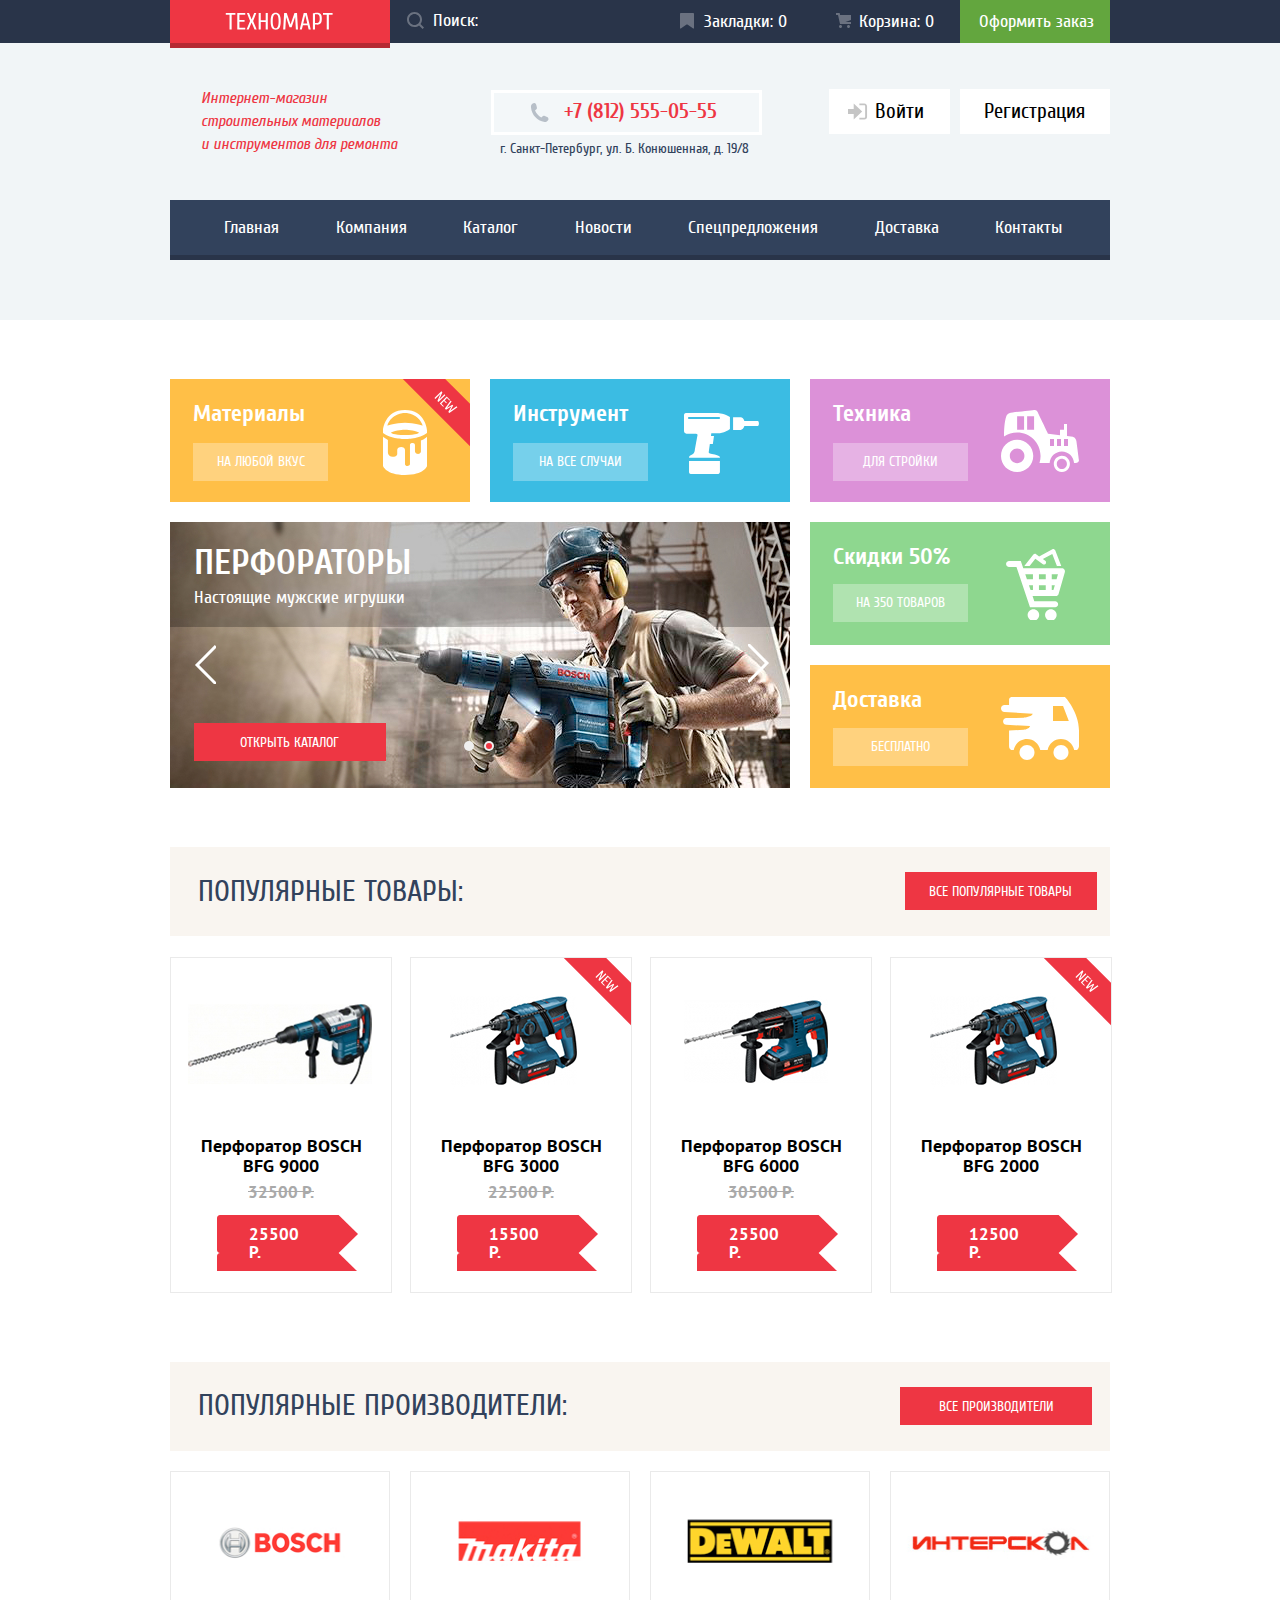
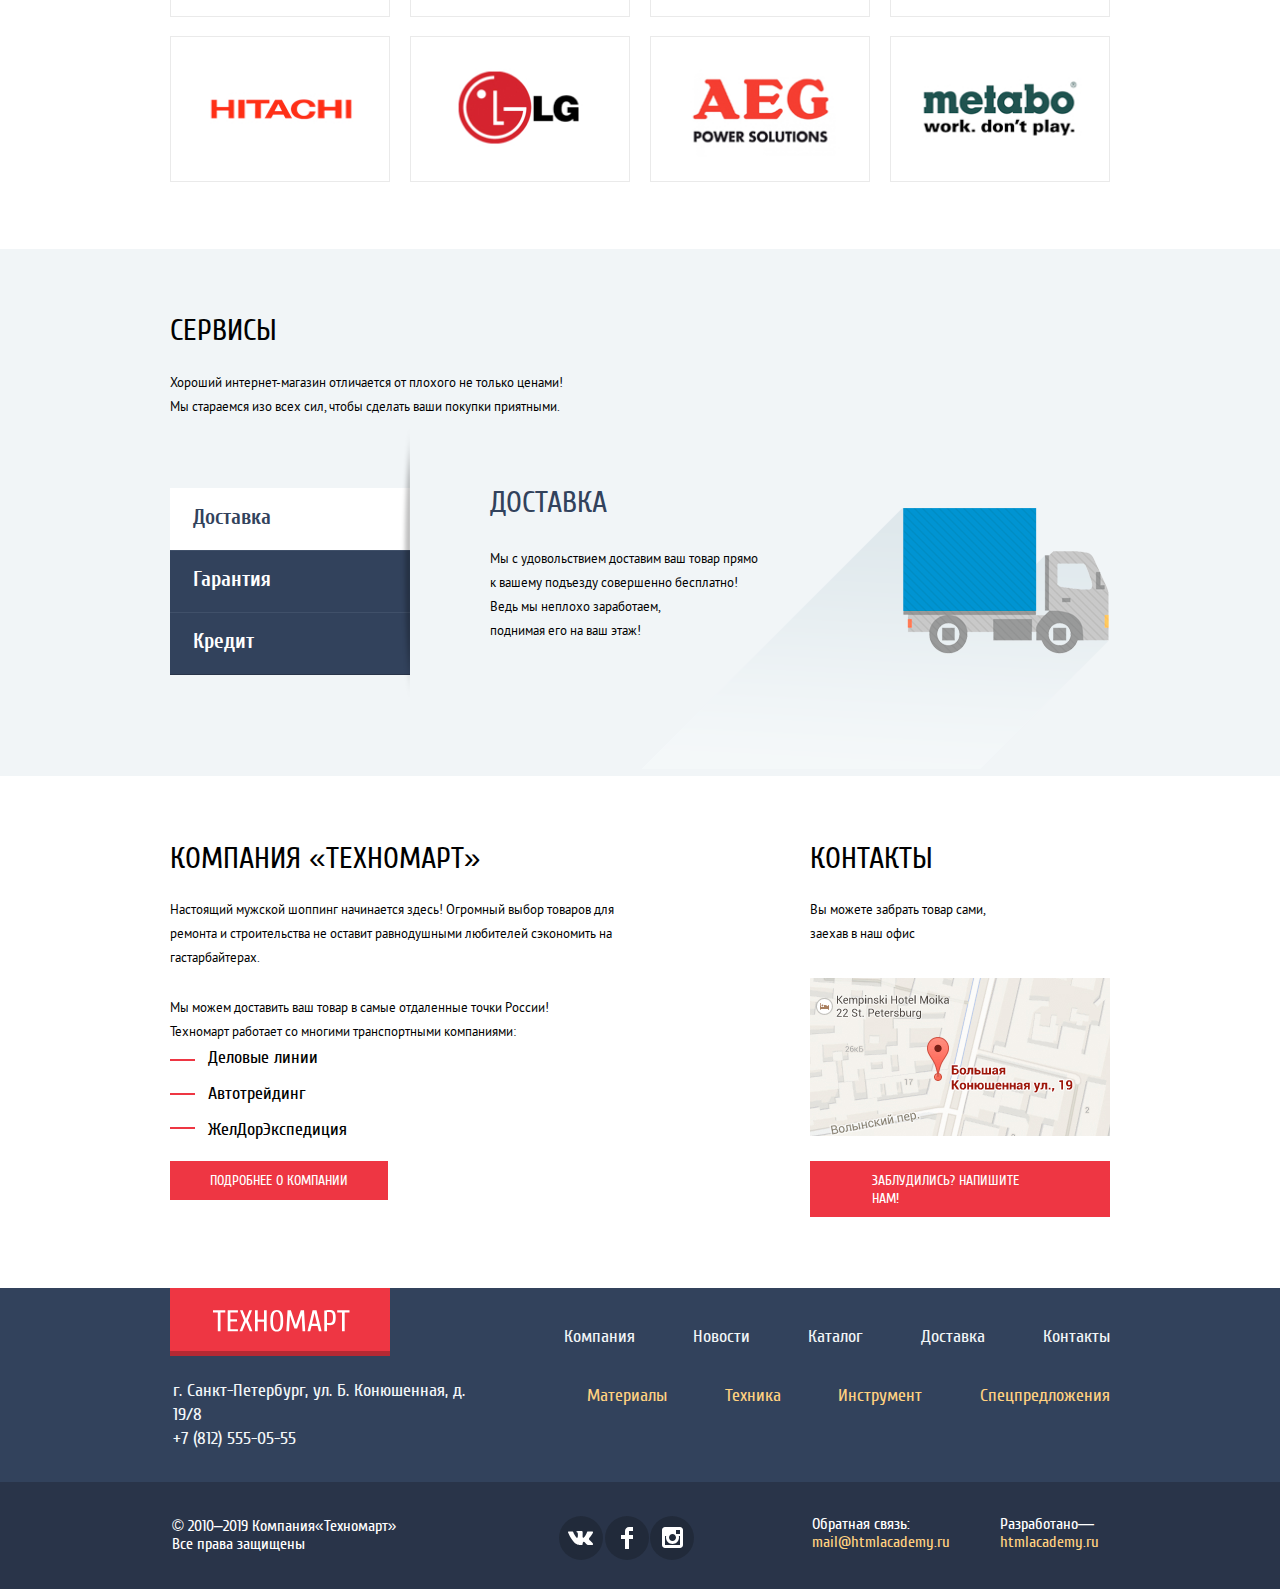
<file: index.html>
<!DOCTYPE html>
<html class="page" lang="ru">
<head>
	<meta charset="utf-8">
	<meta name="viewport" content="width=device-width, initial-scale=1.0">
	<meta name="description" content="Интернет-магазин строительных материалов и инструментов для ремонта Техномарт">
	<title>Technomart</title>
	<link href="css/normalize.css" rel="stylesheet">
	<link href="css/mini-style.css" rel="stylesheet">
</head>
<body class="page-body">
   <!--header start-->
  	<!--menu start-->
   <header class="main-header">
   		<div class="header-top-line-bg">
		<div class="header-top-line container">
			<a class="logo-link" href="/">
				<img src="img/icons/logo-technomart.svg" width="108" height="18" alt="ТЕХНОМАРТ">
			</a>
			<form class="search-form">
				<label class="visually-hidden" for="search">Поиск:</label>
				<input placeholder="Поиск:" type="search" name="search" id="search">
				<svg class="search-icon" width="17" height="17" viewBox="0 0 17 17" xmlns="http://www.w3.org/2000/svg">
				<path fill-rule="evenodd" clip-rule="evenodd" d="M13.458 12.044L17 15.586L15.586 17L12.044 13.458C10.782 14.421 9.21 15 7.5 15C3.35786 15 0 11.6421 0 7.5C0 3.35786 3.35786 0 7.5 0C11.6421 0 15 3.35786 15 7.5C15.0001 9.14309 14.4581 10.7403 13.458 12.044ZM7.5 2C4.467 2 2 4.467 2 7.5C2.00331 10.5362 4.4638 12.9967 7.5 13C10.532 13 13 10.532 13 7.5C13 4.467 10.532 2 7.5 2Z"/>
				</svg>
			</form>
			<a class="button--second" href="">Закладки:<span> 0</span></a> 
			<a class="button--second2" href="">Корзина:<span> 0</span></a>
			<a class="button-green" href="">Оформить заказ</a>
		</div>
		</div>
  	<!--menu end-->
  	<!--Средний блок хедер начало-->
	  	<div class="main-header-nav container">
	  		<h1 class="main-title">Интернет-магазин строительных материалов<br>и инструментов для ремонта</h1>
	  		<div>
  				<a class="header-phone" href="tel:+78125550555" aria-label="Позвонить">+7 (812) 555-05-55</a>
  				<address class="header-address">г. Санкт-Петербург, ул. Б. Конюшенная, д. 19/8</address>
	  		</div>	
		        <!--a href="">Войти в аккаунт</a-->
		    <div class="login-block">
		  		<a class="header-enter" href="">
			  		<svg width="21" height="17" viewBox="0 0 21 17" xmlns="http://www.w3.org/2000/svg" aria-label="Войти">
					<path fill="currentColor" d="M14.875 8.5L6 0V6H0V11H6V17L14.875 8.5Z"/>
					<path fill="currentColor" d="M16.986 15.01H11.959V17H16.986C19.164 17 19.99 15.19 20.015 13.974V3.028C19.99 1.811 19.164 0 16.986 0H11.959V1.99H16.986C17.825 1.99 17.978 2.671 17.996 3.047V13.951C17.979 14.327 17.825 15.01 16.986 15.01Z"/>
					</svg>
		  			Войти
		  		</a>
		  		<a class="header-enter-user" href="">Регистрация</a>
	  		</div>
  		</div>
  	
	    <nav class="container">
	  		<ul class="header-navigation marker">
	  			<li><a href="">Главная</a></li>
	  			<li><a href="">Компания</a></li>
	  			<li><a href="catalog.html">Каталог</a></li>
	  			<li><a href="">Новости</a></li>
	  			<li><a href="">Спецпредложения</a></li>
	  			<li><a href="">Доставка</a></li>
	  			<li><a href="">Контакты</a></li>
	  		</ul>      	
	    </nav>
  	<!--Навигация Конец-->
   </header>
   <!--header end-->
   <!--main start-->
<main>
	<!--Слайдер начало-->
	<div class="promo container">
	    <div class="promo-list-item promo-list-item--material">
	        <h3>Материалы</h3>
	        <a href="">На любой вкус</a>
	    </div>
	    <div class="promo-list-item promo-list-item--tool">
	        <h3>Инструмент</h3>
	        <a href="">На все случаи</a>
	    </div>
	     <div class="promo-list-item promo-list-item--technic">
	        <h3>Техника</h3>
	        <a href="">Для стройки</a>
	    </div>
	    <div class="promo-list-item promo-list-item--discounts">
	    	<h3>Скидки 50%</h3>
	    	<a href="">На 350 товаров</a>
	    </div>
	    <div class="promo-list-item promo-list-item--delivery">
	    	<h3>Доставка</h3>
	    	<a href="">бесплатно</a>
	    </div>
	    <div class="promo-slider">
			<div class="promo-slider-element promo-slider-element--active">
				<h3>Перфораторы</h3>
	       		 <p>
	       		 	Настоящие мужские игрушки
	       		 </p>
				<a href="">
					<img src="img/slider/2.jpg" width="620" height="266" alt="фото реклама">
	    		</a>
	    		<a class="button" href="catalog.html">Открыть каталог</a>	
			</div>
			<div class="promo-slider-element">
				<h3>Дрели</h3>
	        	<p>
	        		Соседям на радость!
	        	</p>
				<a href="">
					<img src="img/slider/1.jpg" width="620" height="266" alt="фото реклама">
	    		</a>
	    	<a class="button" href="catalog.html">Открыть каталог</a>	
			</div>
			<button class="in-the-previous" type="button" aria-label="предыдущий"></button>
    		<button class="in-the-next" type="button" aria-label="следующая"></button>
    		<div class="promo-slider-cnops">
	    		<button class="promo-slider-cnops1" type="button" aria-label="первый слайд"></button>
	    		<button class="promo-slider-cnops2" type="button" aria-label="второй слайд"></button>
    		</div>
	   </div>
	</div>
	<!--Слайдер конец-->
	<!--Популярные товары начало-->
	<div class="section-title-popular">
	    <h2>Популярные товары:</h2>
	    <a class="button" href="">Все популярные товары</a>
    </div>
    <ul class="products-list">
		<li class="products-item" tabindex="0">
			<img class="item-img--1" src="img/product/perforator1.jpg" width="184" height="164" alt="Перфоратор">
			<div class="products-item--link">
				<a class="products-item--link1" href="">купить</a>
				<a class="products-item--link2" href="">в закладки</a>
			</div>
			<h3>Перфоратор BOSCH<br>BFG 9000</h3>
			<del>32500 Р.</del>
		    <a class="button2" href="">25500 Р.</a>
		</li>
		<li class="products-item catalog-new" tabindex="0">
			<img class="item-img--2" src="img/product/perforator.jpg" width="127" height="112" alt="Перфоратор">
			<div class="products-item--link">
				<a class="products-item--link1" href="">купить</a>
				<a class="products-item--link2" href="">в закладки</a>
			</div>
			<h3>Перфоратор BOSCH<br>BFG 3000</h3>
			<del>22500 Р.</del>
		    <a class="button2" href="">15500 Р.</a>
		</li>
		<li class="products-item" tabindex="0">
			<img class="item-img--3" src="img/product/perforator2.jpg" width="144" height="128" alt="Перфоратор">
			<div class="products-item--link">
				<a class="products-item--link1" href="">купить</a>
				<a class="products-item--link2" href="">в закладки</a>
			</div>
			<h3>Перфоратор BOSCH<br>BFG 6000</h3>
			<del>30500 Р.</del>
		    <a class="button2" href="">25500 Р.</a>
		</li>
		<li class="products-item catalog-new" tabindex="0">
			<img class="item-img--2" src="img/product/perforator.jpg" width="127" height="112" alt="Перфоратор">
			<div class="products-item--link">
				<a class="products-item--link1" href="">купить</a>
				<a class="products-item--link2" href="">в закладки</a>
			</div>
			<h3>Перфоратор BOSCH<br>BFG 2000</h3>
			<del></del>
		    <a class="button2" href="">12500 Р.</a>
		</li>
	</ul>
	<!--Популярные товары конец-->
	<!--Популярные производители начало-->
	<div class="section-title">
	    <h2>Популярные производители:</h2>
	    <a class="button" href="">Все производители</a>
    </div>
	<!--Начало левого блока-->
	<ul class="mu2">
		<li><a href=""><img src="img/logo/bosh.jpg" width="220" height="145" alt="bosh"></a></li>
		<li><a href=""><img src="img/logo/makita.jpg" width="220" height="145" alt="Makita"></a></li>
		<li><a href=""><img src="img/logo/dewalt.jpg" width="220" height="145" alt="dewalt"></a></li>
		<li><a href=""><img src="img/logo/intersokol.jpg" width="220" height="145" alt="Интерсокол"></a></li>
		<li><a href=""><img src="img/logo/hitachi.jpg" width="220" height="145" alt="Hitachi"></a></li>
		<li><a href=""><img src="img/logo/lg.jpg" width="220" height="145" alt="Lg"></a></li>
		<li><a href=""><img src="img/logo/aeg.jpg" width="220" height="145" alt="Aeg"></a></li>
		<li><a href=""><img src="img/logo/metabo.jpg" width="220" height="145" alt="Metabo"></a></li>
	</ul>
	<!--Популярные производители конец-->
	<!-- блок сервисов начало-->
	<div class="service-block">
		<div class="container">
			<h2>Сервисы</h2>
			<p>
				Хороший интернет-магазин отличается от плохого не только ценами!
				Мы стараемся изо всех сил, чтобы сделать ваши покупки приятными.
			</p>
			<ul class="service-list marker">
				<li><button class="service-list-item service-list-item--active" type="submit">Доставка</button></li>
			    <li><button class="service-list-item" type="submit">Гарантия</button></li>
			    <li><button class="service-list-item" type="submit">Кредит</button></li>
		    </ul>
		    <ul class="service-slider">
		    	<li class="service-slider-element item-active service-slider-element--delivery">
					<h2>Доставка</h2>
					<p>
					    Мы с удовольствием доставим ваш товар прямо<br>
					    к вашему подъезду совершенно бесплатно!<br>
					    Ведь мы неплохо заработаем,<br>
					    поднимая его на ваш этаж!
					</p>
				</li>
			<!--Конец блока сервисов Доставки-->
			<!--Начало блока сервисов Гарантии-->
		    	<li class="service-slider-element service-slider-element--garant">
					<h2>Гарантия</h2>
					<p>
					    Если купленный у нас товар поломается или заискрит,<br>
					    а также в случае пожара, спровоцированного его<br>
					    возгоранием,  вы всегда можете быть уверены в нашей<br>
					    гарантии. Мы обменяем сгоревший товар на новый<br>
					    Дом уж восстановите как-нибудь сами.
					</p>
				</li>
			<!--Конец блока сервисов Гарантии-->
			<!--Начало блока сервисов Кредит-->
		    	<li class="service-slider-element service-slider-element--credit">
					<h2>Кредит</h2>
					<p>
					    Залезть в долговую яму стало проще!<br>
					    Кредитные консультанты придут вам на помощь.
					</p>
					<a class="button" href="">отправить заявку</a>
				</li>
			</ul>
		</div>
	</div>
	<!--Конец блока сервисов -->
	<!--Начало левого блока-->
	<div class="container company-description">
		<div class="contacts">   
			<h2>Компания «Техномарт»</h2>
		    <p>
			    Настоящий мужской шоппинг начинается здесь! Огромный выбор товаров для ремонта и
			    строительства не оставит равнодушными любителей сэкономить на гастарбайтерах.
		    </p>
		    <p class="contacts--text">
		      Мы можем доставить ваш товар в самые отдаленные точки России!<br>
		      Техномарт работает со многими транспортными компаниями:
		    </p>
		    <ul class="transport-company marker">
		       <li class="transport1">Деловые линии</li>
		       <li class="transport2">Автотрейдинг</li>
		       <li class="transport3">ЖелДорЭкспедиция</li>
		    </ul>
		    <a class="button" href="">подробнее о компании</a>
	    </div>   
	    <!--Конец левого блока-->
	 	<!--Начало правого блока-->
	    <div class="discription-contacts">     
		    <h2>контакты</h2>
		    <p>Вы можете забрать товар сами, заехав в наш офис</p>
		    <a id="bigg-mapp" href=""><img src="img/map.jpg" width="300" height="158" alt="карта с адресом"></a>
		    <a class="button" href="">Заблудились? напишите нам!</a>
		</div>
	</div>
	<!--Конец правого блока-->
</main>
<!--main end-->
 <!--footer start-->
<footer class="footer-navigation-style">

	<!--Начало левого блока-->
	<div class="footer-navigation container">
	    <a class="footer-navigation-block" href="/">
	    	<img src="img/icons/logo-technomart.svg" width="138" height="23" alt="ТЕХНОМАРТ">
	    </a>
	    <div class="footer-navigation-address-number">
	    	<address class="location">г. Санкт-Петербург, ул. Б. Конюшенная, д. 19/8</address>
	    	<a href="tel:+78125550555">+7 (812) 555-05-55</a>
	    </div>
	    
		    <!--Конец левого блока-->
		    <!--Начало правого блока-->
	    <ul class="footer-navigation-line marker">
			<li><a href="">Компания</a></li>
			<li><a href="">Новости</a></li>
			<li><a href="catalog.html">Каталог</a></li>
			<li><a href="">Доставка</a></li>
			<li><a href="">Контакты</a></li>
		</ul>
		<ul class="footer-navigation-bottom-line marker">
	        <li><a href="">Материалы</a></li>
	        <li><a href="">Техника</a></li>
	        <li><a href="">Инструмент</a></li>
	        <li><a href="">Спецпредложения</a></li>
	    </ul>
    </div>
 	<!--Конец правого блока-->
 	<div class="footer-style-line">
 		<div class="footer-line container">
	 		<p class="footer-bottom-feedback">© 2010–2019 Компания«Техномарт» Все права защищены</p>
	 		<div class="footer-social">
	 			<ul>
	 				<li>
				 		<a class="social-button" href="#">
					 		<span class="visually-hidden">Вконтакте</span>
					 		<svg width="26" height="15" viewBox="0 0 26 15"  xmlns="http://www.w3.org/2000/svg">
							<path d="M15.5403 11.7281C16.4609 11.4384 17.6395 13.6406 18.8943 14.4834C19.836 15.1219 20.5573 14.9841 20.5573 14.9841L23.9017 14.9372C23.9017 14.9372 25.6495 14.8322 24.8232 13.4803C24.7549 13.3678 24.3389 12.4781 22.334 10.6472C20.2376 8.73186 20.5217 9.04218 23.0456 5.73093C24.5835 3.71249 25.1988 2.47968 25.0062 1.95468C24.8213 1.44936 23.6918 1.58061 23.6918 1.58061L19.9237 1.60593C19.5568 1.60686 19.2458 1.71749 19.1042 2.08874C19.1013 2.09249 18.5062 3.65061 17.7127 4.9753C16.0362 7.77749 15.3669 7.92655 15.0896 7.75124C14.4531 7.3453 14.6139 6.1228 14.6139 5.25374C14.6139 2.5378 15.0299 1.4053 13.7992 1.1128C13.388 1.0153 13.0876 0.951552 12.0389 0.942177C10.6985 0.922489 9.56027 0.942177 8.91508 1.25061C8.48656 1.45968 8.15819 1.91811 8.35753 1.94436C8.6079 1.97718 9.1693 2.09436 9.46975 2.49374C9.8559 3.01124 9.84434 4.17093 9.84434 4.17093C9.84434 4.17093 10.0649 7.36874 9.32434 7.7653C8.8159 8.03718 8.12064 7.48218 6.62516 4.9378C5.86153 3.63655 5.28471 2.19843 5.28471 2.19843C5.28471 2.19843 5.17301 1.93124 4.97079 1.78499C4.73005 1.61155 4.39301 1.55624 4.39301 1.55624L0.816563 1.57874C0.816563 1.57874 0.27923 1.59374 0.0818227 1.82436C-0.0934366 2.02874 0.0673782 2.45061 0.0673782 2.45061C0.0673782 2.45061 2.86864 8.90155 6.04064 12.1509C8.94879 15.1341 12.2537 14.9362 12.2537 14.9362H13.7511C13.7511 14.9362 14.2027 14.8856 14.4338 14.6437C14.6495 14.4187 14.6399 13.9959 14.6399 13.9959C14.6399 13.9959 14.61 12.0187 15.5403 11.7281Z"/>
							</svg>
						</a>
					</li>
					<li>
				 		<a class="social-button" href="#">
					 		<span class="visually-hidden">Фейсбук</span>
					 		<svg width="12" height="22" viewBox="0 0 12 22" xmlns="http://www.w3.org/2000/svg">
								<path d="M12 4V0H8C5.79086 0 4 1.79086 4 4V8H0V12H4V22H8V12H12V8H8V4H12Z"/>
							</svg>
						</a>
					</li>
					<li>
				 		<a class="social-button" href="#">
					 		<span class="visually-hidden">Инстаграм</span>
					 		<svg width="21" height="21" viewBox="0 0 21 21" xmlns="http://www.w3.org/2000/svg">
								<path fill-rule="evenodd" clip-rule="evenodd" d="M3 0H18C19.65 0 21 1.35 21 3V18C21 19.65 19.65 21 18 21H3C1.35 21 0 19.65 0 18V3C0 1.35 1.35 0 3 0ZM14 10.5C14 8.57 12.43 7 10.5 7C8.57 7 7 8.57 7 10.5C7 12.43 8.57 14 10.5 14C12.43 14 14 12.43 14 10.5ZM3 18V9H4.181C4.0626 9.49127 4.00186 9.99467 4 10.5C4 14.0899 6.91015 17 10.5 17C14.0899 17 17 14.0899 17 10.5C16.9986 9.99464 16.9379 9.49118 16.819 9H18V18H3ZM14 7H18V3H14V7Z"/>
							</svg>
						</a>
					</li>
				</ul>
			</div>
	 		<p class="footer-bottom-feedback--mail">Обратная связь: <a href="">mail@htmlacademy.ru</a></p>
	 		<p class="footer-bottom-feedback--web">Разработано— <a href="https://htmlacademy.ru/intensive/htmlcss">htmlacademy.ru</a></p>
 		</div>
 	</div>
</footer>

<div class="modall-app">
	<form action="https://echo.htmlacademy.ru/courses" method="post">
		<div class="modall-app--form">
			<div class="app">
				<button class="modal-close" type="button" aria-label="Закрыть"></button>
	          	<div class="half-width">
	                <label class="data-for-the-application" for="name">Ваше имя</label>
	                <input class="text-rgey text-rgey-name" type="text" id="name" name="name" placeholder="Имя Фамилия" required>
	          	</div>
	           	<div class="half-width">
	                <label class="data-for-the-application" for="email">Ваш e-mail:</label>
	                <input class="text-rgey text-rgey-mail" type="email" id="email" name="email" placeholder="email@example.com" required>
	         	</div>
	        </div>
	        <label class="data-for-the-application" for="review">Текст письма</label>
	        <textarea class="text-rgey text-rgey--style" name="review" id="review" cols="30" rows="3" placeholder="В свободной форме" required></textarea>
		</div>
		<div class="modall-bottom--style">
	    	<button class="button" type="submit">Отправить</button>
		</div>
	</form>
</div>

<div class="modall-map">
	<iframe src="https://www.google.com/maps/embed?pb=!1m18!1m12!1m3!1d1954.5681278578734!2d30.324127483511454!3d59.937646047776404!2m3!1f0!2f0!3f0!3m2!1i1024!2i768!4f13.1!3m3!1m2!1s0x4696310fca5ba729%3A0xea9c53d4493c879f!2z0JHQvtC70YzRiNCw0Y8g0JrQvtC90Y7RiNC10L3QvdCw0Y8g0YPQuy4sIDE5LCDQodCw0L3QutGCLdCf0LXRgtC10YDQsdGD0YDQsywgMTkxMTg2!5e0!3m2!1sru!2sru!4v1594307550474!5m2!1sru!2sru" aria-hidden="false" tabindex="0"></iframe>
	<img src="img/bigmap.jpg" width="943" height="469" alt="Большая карта с адресом">
	<button class="modal-close" id="little-big" type="button" aria-label="Закрыть"></button>
</div>

<script src="js/mini-index.js"></script>

  </body>
</html>
</file>
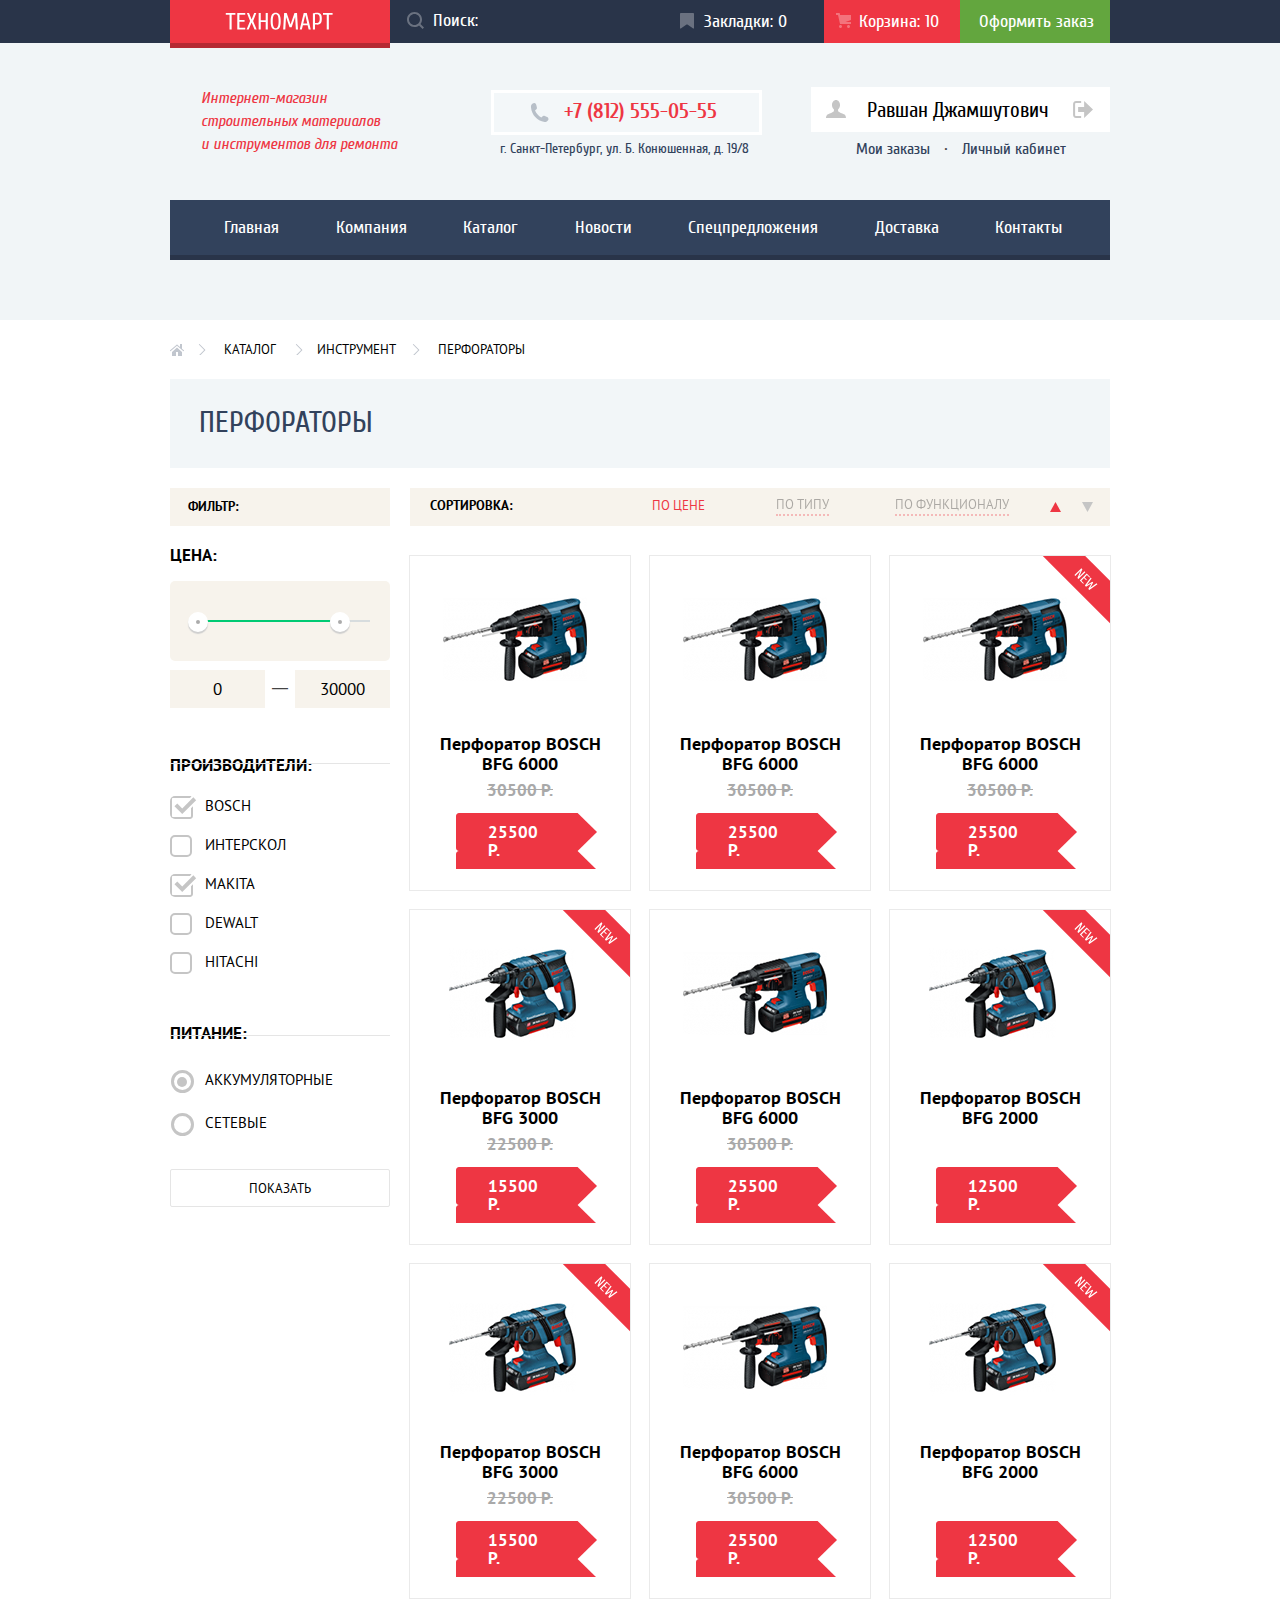
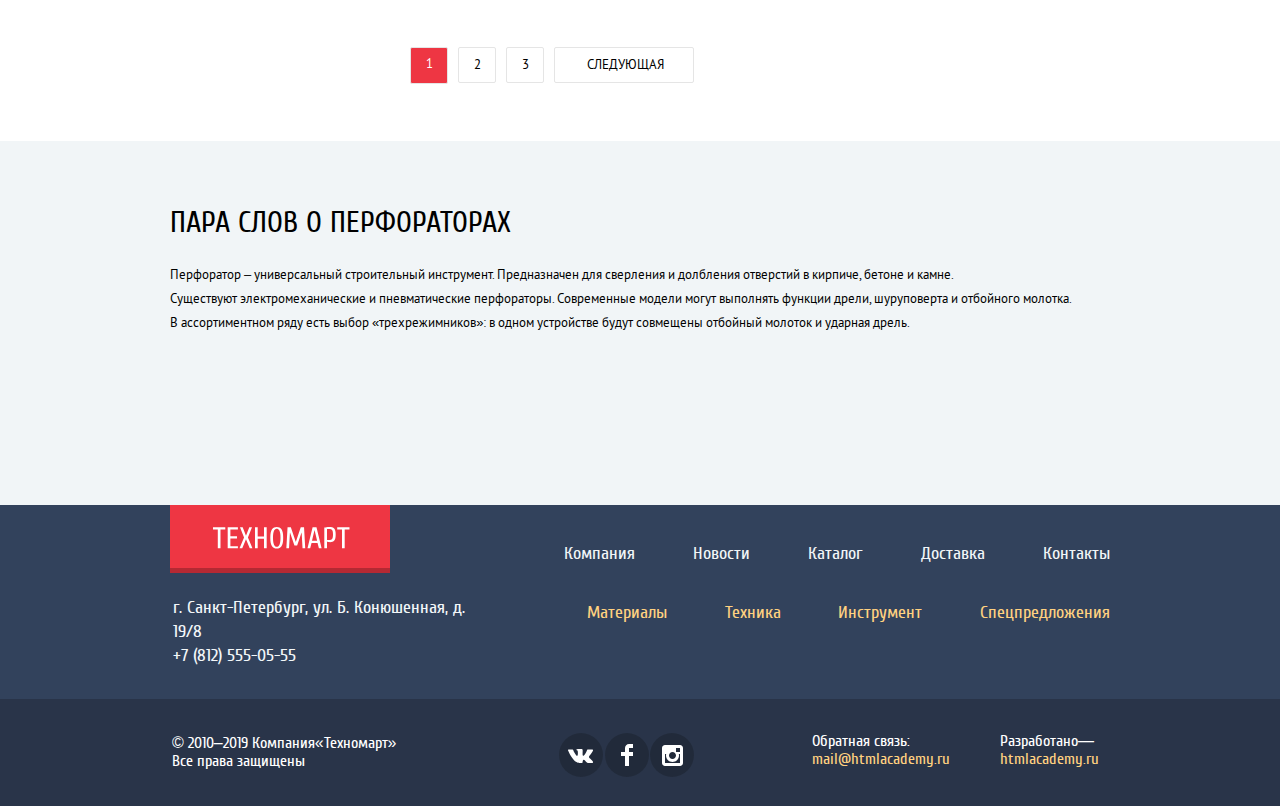
<file: catalog.html>
<!DOCTYPE html>
<html lang="ru">
<head>
	<meta charset="utf-8">
	<meta name="viewport" content="width=device-width, initial-scale=1.0">
	<meta name="description" content="Интернет-магазин строительных материалов  и инструментов для ремонта Техномарт">
	<title>Каталог — Техномарт</title>
	<link href="css/normalize.css" rel="stylesheet">
	<link href="css/mini-style.css" rel="stylesheet">
</head>
<body class="page-inner">
	<!--header start-->
  	<!--menu start-->
	<header class="main-header">
		<div class="header-top-line-bg">
			<div class="header-top-line container">
				<a class="logo-link" href="index.html">
					<img src="img/icons/logo-technomart.svg" width="108" height="18" alt="ТЕХНОМАРТ">
				</a>
				<form class="search-form">
					<label class="visually-hidden" for="search">Поиск:</label>
					<input placeholder="Поиск:" type="search" name="search" id="search">
					<svg class="search-icon" width="17" height="17" viewBox="0 0 17 17" xmlns="http://www.w3.org/2000/svg">
					<path fill-rule="evenodd" clip-rule="evenodd" d="M13.458 12.044L17 15.586L15.586 17L12.044 13.458C10.782 14.421 9.21 15 7.5 15C3.35786 15 0 11.6421 0 7.5C0 3.35786 3.35786 0 7.5 0C11.6421 0 15 3.35786 15 7.5C15.0001 9.14309 14.4581 10.7403 13.458 12.044ZM7.5 2C4.467 2 2 4.467 2 7.5C2.00331 10.5362 4.4638 12.9967 7.5 13C10.532 13 13 10.532 13 7.5C13 4.467 10.532 2 7.5 2Z"/>
					</svg>
				</form>
				<a class="button--second" href="">Закладки:<span> 0</span></a> 
				<a class="order-btn" href="">Корзина:<span> 10</span></a>
				<a class="button-green" href="">Оформить заказ</a>
			</div>	
		</div>
		<!--menu end-->
  	    <!--Средний блок хедер начало-->
  	    <div class="main-header-nav container">
	  		<p class="main-title">Интернет-магазин строительных материалов<br>и инструментов для ремонта</p>
	  		<div>
  				<a class="header-phone" href="tel:+78125550555" aria-label="Позвонить">+7 (812) 555-05-55</a>
  				<address class="header-address">г. Санкт-Петербург, ул. Б. Конюшенная, д. 19/8</address>
	  		</div>		
			<div class="user-block">
	            <p class="header-registration">
	            	<a class="icon-user" href="">
	            		<svg width="20" height="18" viewBox="0 0 20 18" xmlns="http://www.w3.org/2000/svg" aria-label="Пользователь">
						<path fill="currentColor" d="M17.881 14.166C15.737 13.431 13.625 12.5 12.674 11.776C12.017 11.275 11.904 10.158 12.157 9.361C13.275 8.458 14.021 6.884 14.021 5.083C14.021 2.276 12.221 0 10 0C7.77902 0 5.97901 2.276 5.97901 5.083C5.97901 6.884 6.72501 8.457 7.84201 9.36C8.09501 10.158 7.98302 11.275 7.32502 11.776C6.37502 12.5 4.26201 13.43 2.11801 14.166C-0.0259852 14.902 1.48343e-05 18 1.48343e-05 18H20C20 18 20.025 14.901 17.881 14.166Z"/>
						</svg>
						Равшан Джамшутович
					</a>
					<a class="exit" href="#">
						<svg width="20" height="17" viewBox="0 0 20 17" xmlns="http://www.w3.org/2000/svg" aria-label="Выход">
						<path fill="currentColor" d="M20 8.5L11.125 0V6H5.125V11H11.125V17L20 8.5Z"/>
						<path  fill="currentColor" d="M2.10598 13.952V3.048C2.12398 2.672 2.27698 1.991 3.11598 1.991H8.14297V0H3.11598C0.937975 0 0.111975 1.81 0.0869751 3.027V13.973C0.111975 15.189 0.937975 17 3.11598 17H8.14297V15.01H3.11598C2.27698 15.01 2.12398 14.327 2.10598 13.952Z"/>
						</svg>
					</a>
				</p>	
				<div class="personal-account-block">  
		            <a class="personal-account" href="">Мои заказы</a>
	           		<a class="personal-account" href="">Личный кабинет</a>   
           		</div>       
            </div>
  		</div>
  		<!--Средний блок хедер конец-->
        <nav class="container">
	  		<ul class="header-navigation marker">
	  			<li><a href="index.html">Главная</a></li>
	  			<li><a href="">Компания</a></li>
	  			<li><a href="catalog.html">Каталог</a></li>
	  			<li><a href="">Новости</a></li>
	  			<li><a href="">Спецпредложения</a></li>
	  			<li><a href="">Доставка</a></li>
	  			<li><a href="">Контакты</a></li>
	  		</ul>      	
	    </nav>
        <!--Навигация конец-->
	</header>
	<!--header end-->
   <!--main start-->
   	<main>
   		<!--main каталог начало-->
   		<ul class="bread-crumbs container">
   			<li><a class="bread-crumbs--list" href="index.html" aria-label="На главную"></a></li>
	        <li class="bread-crumbs2"><a href="catalog.html"> Каталог </a></li>
	        <li class="bread-crumbs3"><a href="catalog.html"> Инструмент </a></li>
	        <li><a href="catalog.html"> Перфораторы </a></li>
	    </ul>
	    <!--main каталог конец-->
	    <!--main  каталог Перфораторов-->
	    <div class="bread-crumbs-line container">
	    	<h1>Перфораторы</h1>
		</div>
	   		<!--Начало левого блока-->
	   		<div class="main-content container">
	   			<!--Фильтры начало-->
		<div class="important-information">
   			<div class="filter-background">
   			<h3>Фильтр:</h3>
   			</div>
	   			<!--Фильтры конец-->
	   			<!--Начало блока форм-->
   			<form action="https://echo.htmlacademy.ru" method="get">
   				<fieldset class="filter-item">
		        	<legend>цена:</legend>
			        <div class="range-filter">
				        <div class="range-controls">
				            <div class="scale">
				              <div class="bar" style="width: 70%;margin-left: 8%"></div>
				            </div>
				            <div class="toggle toggle-min" tabindex="0" style="left: 8%"></div>
				            <div class="toggle toggle-max" tabindex="0"></div>
				        </div>
				        <div class="price-controls">
				            <label class="min-price">
				                <input type="number" name="min-price" value="0">
				            </label>
				            <label class="max-price">
				                <input type="number" name="max-price" value="30000">
				            </label>
				        </div>
			        </div>
		    	</fieldset>
		   		<fieldset class="sidebar">
			   		<legend><h3 class="price">Производители:</h3></legend>	
			          	<ul>
				            <li class="filter-option filter-checkbox">
				            	<input class="visually-hidden filter-input-checkbox filter-input" type="checkbox" name="Bosch" id="filter-Bosch" checked>
		            			<label class="firm-partner" for="filter-Bosch"><span>Bosch</span></label>
				        	</li>

				            <li class="filter-option filter-checkbox">
				            	<input class="visually-hidden filter-input-checkbox filter-input" type="checkbox" name="Интерскол" id="filter-Интерскол">
		            			<label class="firm-partner" for="filter-Интерскол"><span>Интерскол</span></label>
				        	</li>

				            <li class="filter-option filter-checkbox">
				            	<input class="visually-hidden filter-input-checkbox filter-input" type="checkbox" name="Makita" id="filter-Makita" checked>
		            			<label class="firm-partner" for="filter-Makita"><span>Makita</span></label>		            	
				        	</li>

				            <li class="filter-option filter-checkbox">
				            	<input class="visually-hidden filter-input-checkbox filter-input" type="checkbox" name="Dewalt" id="filter-Dewalt">
		            			<label class="firm-partner" for="filter-Dewalt"><span>Dewalt</span></label>
				        	</li>

				            <li class="filter-option filter-checkbox">
				            	<input class="visually-hidden filter-input-checkbox filter-input" type="checkbox" name="Hitachi" id="filter-Hitachi">
		            			<label class="firm-partner" for="filter-Hitachi"><span>Hitachi</span></label>
				        	</li>
			            </ul>
			    </fieldset>
			    <fieldset class="sidebar1">
			        <legend><h3 class="price">Питание:</h3></legend>
			            <ul>
			                <li class="filter-option filter-radio">
			                	<input class="visually-hidden filter-input-radio filter-input" type="radio" name="electric-power-supply" value="the-battery" id="filter-battery" checked>
		            			<label class="firm-partner" for="filter-battery"><span>Аккумуляторные</span></label>
			            	</li>
			                <li class="filter-option filter-radio">
			                	<input class="visually-hidden filter-input-radio filter-input" type="radio" name="electric-power-supply" value="the-networking" id="filter-networking">
		            			<label class="firm-partner" for="filter-networking"><span>Сетевые</span></label>
			            	</li>
			            </ul>
			    </fieldset>
					<button class="button--switch show-white-button" type="submit">показать</button>
			</form>
		</div>
	   		<!--Конец блока форм-->
	   		<!--Начало правого блока-->
	   		<div class="sort-line">
		        <h3>Сортировка:</h3>  
		            <a class="sort-line1" href="">По цене</a>
		            <a class="sort-line2" href="">По типу</a>
		            <a class="sort-line3" href="">По функционалу</a>
		            <a class="sort-line--up" aria-label="вверх" href="">
            			<svg width="11" height="10" viewBox="0 0 11 10" xmlns="http://www.w3.org/2000/svg">
							<path fill="currentColor" d="M5.5 0L11 10L0 10"/>
						</svg>
		            </a>
		            <a class="sort-line--down" aria-label="вниз" href="">
		            	<svg width="11" height="10" viewBox="0 0 11 10" xmlns="http://www.w3.org/2000/svg">
							<path fill="currentColor" d="M5.5 10L0 0H11"/>
						</svg>
		            </a>
	        </div>
	   			<ul class="products-list products-list--catalog">
					<li class="products-item" tabindex="0">
						<img class="item-img--3" src="img/product/perforator2.jpg" width="144" height="128" alt="Перфоратор">
						<div class="products-item--link">
							<a class="products-item--link1" href="">купить</a>
							<a class="products-item--link2" href="">в закладки</a>
						</div>
						<h3>Перфоратор BOSCH<br>BFG 6000</h3>
						<del>30500 Р.</del>
					    <a class="button2" href="">25500 Р.</a>
					</li>
					<li class="products-item" tabindex="0">
						<img class="item-img--3" src="img/product/perforator2.jpg" width="144" height="128" alt="Перфоратор">
						<div class="products-item--link">
							<a class="products-item--link1" href="">купить</a>
							<a class="products-item--link2" href="">в закладки</a>
						</div>
						<h3>Перфоратор BOSCH<br>BFG 6000</h3>
						<del>30500 Р.</del>
					    <a class="button2" href="">25500 Р.</a>
					</li>
					<li class="products-item catalog-new" tabindex="0">
						<img class="item-img--3" src="img/product/perforator2.jpg" width="144" height="128" alt="Перфоратор">
						<div class="products-item--link">
							<a class="products-item--link1" href="">купить</a>
							<a class="products-item--link2" href="">в закладки</a>
						</div>
						<h3>Перфоратор BOSCH<br>BFG 6000</h3>
						<del>30500 Р.</del>
					    <a class="button2" href="">25500 Р.</a>
					</li>
					<li class="products-item catalog-new" tabindex="0">
						<img class="item-img--2" src="img/product/perforator.jpg" width="127" height="112" alt="Перфоратор">
						<div class="products-item--link">
							<a class="products-item--link1" href="">купить</a>
							<a class="products-item--link2" href="">в закладки</a>
						</div>
						<h3>Перфоратор BOSCH<br>BFG 3000</h3>
						<del>22500 Р.</del>
					    <a class="button2" href="">15500 Р.</a>
					</li>
					<li class="products-item" tabindex="0">
						<img class="item-img--3" src="img/product/perforator2.jpg" width="144" height="128" alt="Перфоратор">
						<div class="products-item--link">
							<a class="products-item--link1" href="">купить</a>
							<a class="products-item--link2" href="">в закладки</a>
						</div>
						<h3>Перфоратор BOSCH<br>BFG 6000</h3>
						<del>30500 Р.</del>
					    <a class="button2" href="">25500 Р.</a>
					</li>
					<li class="products-item catalog-new" tabindex="0">
						<img class="item-img--2" src="img/product/perforator.jpg" width="127" height="112" alt="Перфоратор">
						<div class="products-item--link">
							<a class="products-item--link1" href="">купить</a>
							<a class="products-item--link2" href="">в закладки</a>
						</div>
						<h3>Перфоратор BOSCH<br>BFG 2000</h3>
						<del></del>
					    <a class="button2" href="">12500 Р.</a>
					</li>			
					<li class="products-item catalog-new" tabindex="0">
						<img class="item-img--2" src="img/product/perforator.jpg" width="127" height="112" alt="Перфоратор">
						<div class="products-item--link">
							<a class="products-item--link1" href="">купить</a>
							<a class="products-item--link2" href="">в закладки</a>
						</div>
						<h3>Перфоратор BOSCH<br>BFG 3000</h3>
						<del>22500 Р.</del>
					    <a class="button2" href="">15500 Р.</a>
					</li>
					<li class="products-item" tabindex="0">
					    <img class="item-img--3" src="img/product/perforator2.jpg" width="144" height="128" alt="Перфоратор">
					    <div class="products-item--link">
							<a class="products-item--link1" href="">купить</a>
							<a class="products-item--link2" href="">в закладки</a>
						</div>
						<h3>Перфоратор BOSCH<br>BFG 6000</h3>
						<del>30500 Р.</del>
					    <a class="button2" href="">25500 Р.</a>
					</li>
					<li class="products-item catalog-new" tabindex="0">
						<img class="item-img--2" src="img/product/perforator.jpg" width="127" height="112" alt="Перфоратор">
						<div class="products-item--link">
							<a class="products-item--link1" href="">купить</a>
							<a class="products-item--link2" href="">в закладки</a>
						</div>
						<h3>Перфоратор BOSCH<br>BFG 2000</h3>
						<del></del>
					    <a class="button2" href="">12500 Р.</a>
					</li>
				</ul>
			<div class="pagination">
				<a class="button button-red--switch" href="">1</a>
				<a class="button--switch switch1" href="">2</a>
				<a class="button--switch switch2" href="">3</a>
				<a class="button--switch switch" href="">Следующая</a>
			</div>

		</div>>
   		<!--Конец правого блока-->
   		<!--Описание Перфораторов начало-->
   		<div class="service-block service-block--catalog">
   			<div class="container">
		   		<h2>Пара слов о перфораторах</h2>
		   		<p>
		   			Перфоратор – универсальный строительный инструмент. Предназначен для сверления и долбления отверстий в кирпиче, бетоне и камне.<br>
					Существуют электромеханические и пневматические перфораторы. Современные модели могут выполнять функции дрели, шуруповерта и отбойного молотка.<br> 
					В ассортиментном ряду есть выбор «трехрежимников»: в одном устройстве будут совмещены отбойный молоток и ударная дрель.
				</p>
			</div>
		</div>
   		<!--Описание Перфораторов конец-->
   	</main>
   	<!--main end-->
    <!--footer start-->
   	<footer class="footer-navigation-style">
	<div class="footer-navigation container">
	    <a class="footer-navigation-block" href="/">
	    	<img src="img/icons/logo-technomart.svg" width="138" height="23" alt="ТЕХНОМАРТ">
	    </a>
	    <div class="footer-navigation-address-number">
	    	<address class="location">г. Санкт-Петербург, ул. Б. Конюшенная, д. 19/8</address>
	    	<a href="tel:+78125550555">+7 (812) 555-05-55</a>
	    </div>
		    <!--Конец левого блока-->
		    <!--Начало правого блока-->
	    <ul class="footer-navigation-line marker">
			<li><a href="">Компания</a></li>
			<li><a href="">Новости</a></li>
			<li><a href="catalog.html">Каталог</a></li>
			<li><a href="">Доставка</a></li>
			<li><a href="">Контакты</a></li>
		</ul>
		<ul class="footer-navigation-bottom-line marker">
	        <li><a href="">Материалы</a></li>
	        <li><a href="">Техника</a></li>
	        <li><a href="">Инструмент</a></li>
	        <li><a href="">Спецпредложения</a></li>
	    </ul>
    </div>
 	<!--Конец правого блока-->
 	<div class="footer-style-line">
 		<div class="footer-line container">
	 		<p class="footer-bottom-feedback">© 2010–2019 Компания«Техномарт» Все права защищены</p>
	 		<div class="footer-social">
	 			<ul>
	 				<li>
				 		<a class="social-button" href="#">
					 		<span class="visually-hidden">Вконтакте</span>
					 		<svg width="26" height="15" viewBox="0 0 26 15"  xmlns="http://www.w3.org/2000/svg">
							<path d="M15.5403 11.7281C16.4609 11.4384 17.6395 13.6406 18.8943 14.4834C19.836 15.1219 20.5573 14.9841 20.5573 14.9841L23.9017 14.9372C23.9017 14.9372 25.6495 14.8322 24.8232 13.4803C24.7549 13.3678 24.3389 12.4781 22.334 10.6472C20.2376 8.73186 20.5217 9.04218 23.0456 5.73093C24.5835 3.71249 25.1988 2.47968 25.0062 1.95468C24.8213 1.44936 23.6918 1.58061 23.6918 1.58061L19.9237 1.60593C19.5568 1.60686 19.2458 1.71749 19.1042 2.08874C19.1013 2.09249 18.5062 3.65061 17.7127 4.9753C16.0362 7.77749 15.3669 7.92655 15.0896 7.75124C14.4531 7.3453 14.6139 6.1228 14.6139 5.25374C14.6139 2.5378 15.0299 1.4053 13.7992 1.1128C13.388 1.0153 13.0876 0.951552 12.0389 0.942177C10.6985 0.922489 9.56027 0.942177 8.91508 1.25061C8.48656 1.45968 8.15819 1.91811 8.35753 1.94436C8.6079 1.97718 9.1693 2.09436 9.46975 2.49374C9.8559 3.01124 9.84434 4.17093 9.84434 4.17093C9.84434 4.17093 10.0649 7.36874 9.32434 7.7653C8.8159 8.03718 8.12064 7.48218 6.62516 4.9378C5.86153 3.63655 5.28471 2.19843 5.28471 2.19843C5.28471 2.19843 5.17301 1.93124 4.97079 1.78499C4.73005 1.61155 4.39301 1.55624 4.39301 1.55624L0.816563 1.57874C0.816563 1.57874 0.27923 1.59374 0.0818227 1.82436C-0.0934366 2.02874 0.0673782 2.45061 0.0673782 2.45061C0.0673782 2.45061 2.86864 8.90155 6.04064 12.1509C8.94879 15.1341 12.2537 14.9362 12.2537 14.9362H13.7511C13.7511 14.9362 14.2027 14.8856 14.4338 14.6437C14.6495 14.4187 14.6399 13.9959 14.6399 13.9959C14.6399 13.9959 14.61 12.0187 15.5403 11.7281Z"/>
							</svg>
						</a>
					</li>
					<li>
				 		<a class="social-button" href="#">
					 		<span class="visually-hidden">Фейсбук</span>
					 		<svg width="12" height="22" viewBox="0 0 12 22" xmlns="http://www.w3.org/2000/svg">
							<path d="M12 4V0H8C5.79086 0 4 1.79086 4 4V8H0V12H4V22H8V12H12V8H8V4H12Z"/>
							</svg>
						</a>
					</li>
					<li>
				 		<a class="social-button" href="#">
					 		<span class="visually-hidden">Инстаграм</span>
					 		<svg width="21" height="21" viewBox="0 0 21 21" xmlns="http://www.w3.org/2000/svg">
							<path fill-rule="evenodd" clip-rule="evenodd" d="M3 0H18C19.65 0 21 1.35 21 3V18C21 19.65 19.65 21 18 21H3C1.35 21 0 19.65 0 18V3C0 1.35 1.35 0 3 0ZM14 10.5C14 8.57 12.43 7 10.5 7C8.57 7 7 8.57 7 10.5C7 12.43 8.57 14 10.5 14C12.43 14 14 12.43 14 10.5ZM3 18V9H4.181C4.0626 9.49127 4.00186 9.99467 4 10.5C4 14.0899 6.91015 17 10.5 17C14.0899 17 17 14.0899 17 10.5C16.9986 9.99464 16.9379 9.49118 16.819 9H18V18H3ZM14 7H18V3H14V7Z"/>
							</svg>
						</a>
					</li>
				</ul>
			</div>
	 		<p class="footer-bottom-feedback--mail">Обратная связь: <a href="">mail@htmlacademy.ru</a></p>
	 		<p class="footer-bottom-feedback--web">Разработано— <a href="https://htmlacademy.ru/intensive/htmlcss">htmlacademy.ru</a></p>
 		</div>
 	</div>
</footer>
	<div class="catalog-modal">
		<button class="modal-close" type="button" aria-label="Закрыть"></button>
		<p>Товар добавлен в корзину!</p>
		<div class="catalog-modal--style">
			<a class="button" href="">Оформить заказ</a>
			<button class="show-white-button" type="button">Продолжить покупки</button>
		</div>
	</div>
	<script src="js/mini-catalog.js"></script>
</body>
</html>
</file>
<file: css/mini-style.css>
@keyframes bounce{0%{transform:translateY(-2000px)}70%{transform:translateY(30px)}90%{transform:translateY(-10px)}to{transform:translateY(0)}}@font-face{font-family:"Cuprum";font-style:normal;font-weight:400;font-display:swap;src:local("Cuprum Regular"),local("Cuprum-Regular"),url(../fonts/cuprum.woff2) format("woff2"),local("Cuprum Regular"),local("Cuprum-Regular"),url(../fonts/cuprum.woff) format("woff")}@font-face{font-family:"Cuprum";font-style:italic;font-weight:400;font-display:swap;src:local("Cuprum Italic"),local("Cuprum-Italic"),url(../fonts/cuprumitalic.woff2) format("woff2"),local("Cuprum Italic"),local("Cuprum-Italic"),url(../fonts/cuprumitalic.woff) format("woff")}@font-face{font-family:"Cuprum";font-style:normal;font-weight:700;font-display:swap;src:local("Cuprum Bold"),local("Cuprum-Bold"),url(../fonts/cuprumbold.woff2) format("woff2"),local("Cuprum Bold"),local("Cuprum-Bold"),url(../fonts/cuprumbold.woff) format("woff")}@font-face{font-family:"PT Sans";font-style:normal;font-weight:400;font-display:swap;src:local("PT Sans"),local("PTSans-Regular"),url(../fonts/ptsans.woff2) format("woff2"),local("PT Sans"),local("PTSans-Regular"),url(../fonts/ptsans.woff) format("woff")}@font-face{font-family:"PT Sans";font-style:normal;font-weight:700;font-display:swap;src:local("PT Sans Bold"),local("PTSans-Bold"),url(../fonts/ptsansbold.woff2) format("woff2"),local("PT Sans Bold"),local("PTSans-Bold"),url(../fonts/ptsansbold.woff) format("woff")}:root{--slider-beckground: #806f5d;--basic-red: #EE3643;--basic-red-red: #B52933;--basic-darkred: #BA2732;--basic-red-darkred: #CA2C37;--basic-green: #63A63E;--basic-green-rectangle: #518534;--basic-light-green: #5FBB2D;--basic-pale-green: #63A63E;--basic-grey: #3D546F;--grey: #A9A9A9;--basic-greilight: #32425C;--basic-greilight-active: #1D2739;--basic-black: #293449;--basic-black-dark: #444444;--basic-blackk: #000000;--basic-blackkk: #1D2739;--basic-greylight: #C5C5C5;--basic-background: #F1F5F7;--basic-back-ground: #F9F5F0;--basic-back-groundd: #F7F3EC;--basic-back-ground-modal: #F4F4F4;--basic-white: #FFFFFF;--basic-white-ghost: rgba(255, 255, 255, 0.3);--basic-green-rgba: rgba(255, 255, 255, 0.5);--basic-greydark: rgba(169, 169, 169, 0.3);--basic-greylight-ghost: rgba(197, 197, 197, 0.3);--basic-greylight-decor: rgba(229, 229, 229, 1);--basic-rgba: rgba(0, 0, 0, 0.0001);--basic-hov-foc: rgba(0, 0, 0, 0.15);--basic-greylight-hex: #8E939C;--basic-greylight-cullian: #B5B5B5;--special-yellow: #FFBF47;--special-blue: #3BBCE3;--special-dark-blue: #161D29;--special-bluelight: #F2F6F8;--special-lilac: #DC91D8;--special-greenlight: #8ED78F;--special-yellowlight: #FFD180;--success: #5FBB2D;--warning: #FFBF47;--mistake: #BA2732;--lightgrey: #EAEAEA;--semfd: #F3F7F9;--modall-catalog-layer: #F1F1F1;--basic-box-shad1: #367315;--basic-box-shad2: #293449;--basic-box-shad3: #405069;--basic-box-shad4: #cfcfcf;--basic-border1: #32425C;--basic-border2: #32425C;--basic-border3: #E5E5E5;--basic-border4: #EE3643;--basic-range-conrol: #d7dcde;--basic-range-conrol1: #00ca74;--basic-range-border: #ffffff;--basic-range-back: #ababab}.products-item .products-item--link1,body{font-style:normal;font-weight:400;color:var(--basic-white)}body{min-width:960px;margin:0;padding:0;font-family:"PT Sans",Arial,sans-serif;font-size:18px;line-height:24px}a{text-decoration:none}img{max-width:100%;height:auto}.products-item .products-item--link1{position:relative;font-family:Cuprum,Arial,sans-serif;font-size:14px;line-height:18px;width:135px;text-align:center;text-decoration:none;background-color:var(--basic-green);text-transform:uppercase;box-sizing:border-box;display:block;border-radius:2px;box-shadow:inset 0 -3px 0 var(--basic-box-shad1);padding:10px 40px 10px 53px}.products-item .products-item--link1::before{content:"";position:absolute;top:10px;left:30px;width:15px;height:15px;background-image:url(../img/icons/icon-cart.svg);background-repeat:no-repeat;background-position:0 0;mix-blend-mode:normal;opacity:.3}.products-item .products-item--link1:focus,.products-item .products-item--link1:hover{background-color:var(--basic-light-green);box-shadow:inset 0 -3px 0 var(--basic-box-shad1)}.products-item .products-item--link1:active{background-color:var(--basic-green-rectangle);box-shadow:inset 0 -3px 0 var(--basic-box-shad1)}.products-item .products-item--link2{font-family:Cuprum,Arial,sans-serif;font-style:normal;font-weight:400;font-size:14px;line-height:18px;width:134px;height:38px;color:var(--basic-greilight);border:3px solid var(--basic-green);display:block;box-sizing:border-box;text-transform:uppercase;border-radius:2px;padding:7px 22px 9px 28px}.products-item .products-item--link2:focus,.products-item .products-item--link2:hover{border:3px solid var(--basic-border2)}.products-item .products-item--link2:active{border:3px solid var(--basic-border2);opacity:.5}.button{font-family:Cuprum,Arial,sans-serif;font-style:normal;font-weight:400;font-size:14px;line-height:18px;color:var(--basic-white);background-color:var(--basic-red);text-transform:uppercase;width:192px;padding-top:11px;padding-bottom:9px;box-sizing:border-box}.button:focus,.button:hover{background-color:var(--basic-red-darkred)}.button:active{background-color:var(--basic-darkred)}.button2,.order-btn{color:var(--basic-white);box-sizing:border-box}.button2{display:block;font-size:17px;line-height:18px;font-weight:700;text-transform:uppercase;width:141px;margin-top:14px;margin-left:12px;padding:10px 44px 10px 32px;background-image:url(../img/icons/price-beckground.svg)}.order-btn{position:relative;font-family:Cuprum,Arial,sans-serif;background-color:var(--basic-red);padding:10px 5px 9px 35px;width:136px}.order-btn::before{content:"";position:absolute;top:13px;left:12px;width:15px;height:15px;background-image:url(../img/icons/icon-cart.svg);background-repeat:no-repeat;background-position:0 0;mix-blend-mode:normal;opacity:.3}.button--second2:focus::before,.button--second2:hover::before,.button--second:focus::before,.button--second:hover::before,.order-btn:focus::before,.order-btn:hover::before{opacity:1}.button-green{font-family:Cuprum,Arial,sans-serif;color:var(--basic-white);background-color:var(--basic-green);padding:10px 16px 9px 19px;width:150px;box-sizing:border-box}.button-green:focus,.button-green:hover{background-color:var(--basic-light-green)}.button-green:active{background-color:var(--basic-pale-green);color:var(--basic-green-rgba)}.button--second,.button--second2{position:relative;font-family:Cuprum,Arial,sans-serif;color:var(--basic-white);box-sizing:border-box}.button--second{padding:10px 24px 9px 30px;width:150px;margin-left:auto}.button--second2:active,.button--second:active{background-color:var(--special-dark-blue)}.button--second2::before,.button--second::before{content:"";position:absolute;top:13px;left:6px;width:14px;height:16px;background-image:url(../img/icons/icon-bookmark.svg);background-repeat:no-repeat;background-position:0 0;mix-blend-mode:normal;opacity:.3}.button--second2{padding-left:35px;padding-bottom:9px;padding-top:10px;width:136px}.button--second2::before{left:12px;width:15px;height:15px;background-image:url(../img/icons/icon-cart.svg)}.button-red--switch{font-family:PT Sans,Arial,sans-serif;font-size:13px;line-height:18px;display:inline-block;vertical-align:middle;width:38px;border:1px solid var(--basic-border3);box-sizing:border-box;border-radius:2px;padding:7px 15px 10px;margin-right:10px}.button-red--switch:focus,.button-red--switch:hover{color:var(--basic-blackk);background-color:var(--basic-white);border:1px solid var(--basic-greylight)}.button-red--switch:active{border:1px solid var(--basic-red)}.button--switch{font-family:PT Sans,Arial,sans-serif;font-size:13px;line-height:18px;color:var(--basic-blackk);background-color:var(--basic-white);display:inline-block;vertical-align:middle;width:38px;border:1px solid var(--basic-border3);box-sizing:border-box;border-radius:2px;padding:10px 15px;margin-right:10px}.button--switch:focus,.button--switch:hover{border:1px solid var(--basic-greylight)}.button--switch:active{border:1px solid var(--basic-red)}.switch{width:140px;text-transform:uppercase;padding:8px 31px 8px 32px}.switch1,.switch2{padding-bottom:8px;padding-top:8px}.container{max-width:940px;margin:0 auto;padding:0 10px}.page{height:100%}.marker{list-style-type:none}.visually-hidden:not(:focus):not(:active),input[type=checkbox].visually-hidden,input[type=radio].visually-hidden{position:absolute;width:1px;height:1px;margin:-1px;border:0;padding:0;white-space:nowrap;clip-path:inset(100%);clip:rect(0 0 0 0);overflow:hidden}.main-header{background-color:var(--basic-background);padding-bottom:65px}.header-top-line-bg,.search-form input{background-color:var(--basic-black)}.header-top-line{display:flex;flex-wrap:wrap}.header-top-line a{font-family:Cuprum,Arial,sans-serif;color:var(--basic-white)}.logo-link{box-sizing:border-box;width:220px;padding:12px 57px 12px 55px;background-color:var(--basic-red);box-shadow:0 5px 0 var(--basic-red-red)}.logo-link img{display:block}.logo-link:active{background-color:var(--basic-darkred)}.search-form{position:relative}.search-form input{font-family:Cuprum,Arial,sans-serif;font-size:18px;line-height:24px;font-style:normal;font-weight:400;width:270px;padding-top:9px;padding-bottom:9px;padding-left:43px;border:0;outline:0}.search-form input:focus{background-color:#fff}.search-form input::placeholder{color:var(--basic-white);font-family:Cuprum,Arial,sans-serif;font-size:18px;line-height:24px;font-style:normal;font-weight:400;width:45px;height:24px}.search-icon{position:absolute;top:12px;left:17px;width:17px;height:17px;background-repeat:no-repeat;background-position:0 0;fill:#fff;opacity:.3}.search-form:hover .search-icon{opacity:1}.search-form input:focus~.search-icon{fill:red}.main-header-nav{display:flex;flex-wrap:wrap;align-items:flex-start}.main-title{font-style:italic;font-weight:400;font-size:16px;line-height:23px;color:var(--basic-red);width:199px;margin-bottom:44px;margin-top:37px;padding-left:31px;padding-top:7px}.header-address,.header-phone,.main-title{font-family:Cuprum,Arial,sans-serif}.header-phone{position:relative;margin-left:91px;background-color:var(--semfd);box-sizing:border-box;border:3px solid #fff;margin-top:47px;margin-bottom:2px;padding:3px 42px 6px 70px;font-weight:700;font-size:21px;line-height:30px;color:var(--basic-red);display:block}.header-phone::before{content:"";position:absolute;top:10px;left:36px;width:19px;height:19px;background-image:url(../img/icons/icon-phone.svg);background-repeat:no-repeat;background-position:0 0}.header-address{color:var(--basic-greilight);font-size:14px;font-style:normal;width:250px;margin-left:100px}.login-block{flex-wrap:wrap;display:flex;margin-left:auto}.header-enter{position:relative;font-family:Cuprum,Arial,sans-serif;font-size:21px;line-height:21px;color:var(--basic-blackk);background-color:var(--basic-white);box-sizing:border-box;width:121px;margin-top:46px;padding:12px 27px 12px 46px}.header-enter:focus,.header-enter:hover{color:var(--basic-red)}.header-enter svg,.header-enter:active{color:var(--basic-greylight)}.header-enter svg{position:absolute;top:14px;left:19px;width:20px;height:17px}.header-enter:focus svg,.header-enter:hover svg{color:var(--basic-grey)}.header-enter:active svg{color:var(--basic-greylight)}.header-enter-user{font-family:Cuprum,Arial,sans-serif;font-size:21px;line-height:21px;color:var(--basic-blackk);background-color:var(--basic-white);box-sizing:border-box;width:150px;margin-top:46px;padding:12px 24px;margin-left:10px}.header-enter-user:focus,.header-enter-user:hover{color:var(--basic-red)}.header-enter-user:active{color:var(--basic-greylight)}.header-navigation{display:flex;flex-wrap:wrap;justify-content:space-between;background-color:var(--basic-greilight);padding:0 24px 0 27px;margin:0;box-shadow:0 5px 0 var(--basic-box-shad2)}.header-navigation a{font-family:Cuprum,Arial,sans-serif;color:var(--basic-white);padding:16px 24px 15px 27px;display:block}.header-navigation a:focus,.header-navigation a:hover{background-color:var(--basic-box-shad2)}.header-navigation a:active{background-color:var(--basic-greilight-active);color:var(--basic-greylight-hex)}.promo{display:grid;grid-template-columns:1fr 1fr 300px;grid-gap:20px;padding-top:59px;padding-bottom:59px}.promo h3{font-family:Cuprum,Arial,sans-serif;margin:0;line-height:30px;font-size:24px}.promo a{color:var(--basic-white)}.promo-list-item,.promo-list-item a{width:300px;padding:20px 23px 21px;box-sizing:border-box}.promo-list-item a{font-family:Cuprum,Arial,sans-serif;text-align:center;line-height:18px;font-size:14px;width:135px;background-color:var(--basic-white-ghost);padding:10px 5px;display:block;text-transform:uppercase}.promo-list-item a:focus,.promo-list-item a:hover{background-color:var(--basic-greylight-ghost)}.promo-list-item a:active{background-color:var(--basic-greydark)}.promo-list-item--material{position:relative;background-color:var(--special-yellow)}.promo-list-item--material h3,.promo-list-item--technic h3,.promo-list-item--tool h3{margin-bottom:14px}.promo-list-item--material::after,.promo-list-item--material::before,.promo-list-item--tool::before{content:"";position:absolute;top:0;right:0;width:70px;height:70px;background-image:url(../img/icons/catalog-new.svg);background-repeat:no-repeat;background-position:0 0}.promo-list-item--material::after,.promo-list-item--tool::before{top:31px;right:43px;width:44px;height:65px;background-image:url(../img/icons/icon-1.svg)}.promo-list-item--tool{position:relative;background-color:var(--special-blue)}.promo-list-item--tool::before{top:34px;right:31px;width:75px;height:61px;background-image:url(../img/icons/icon-2.svg)}.promo-list-item--technic{position:relative;background-color:var(--special-lilac)}.promo-list-item--delivery::before,.promo-list-item--discounts::before,.promo-list-item--technic::before{content:"";position:absolute;top:31px;right:31px;width:78px;height:62px;background-image:url(../img/icons/icon-3.svg);background-repeat:no-repeat;background-position:0 0}.promo-list-item--discounts{position:relative;background-color:var(--special-greenlight)}.promo-list-item--discounts h3{margin-bottom:12px}.promo-list-item--delivery::before,.promo-list-item--discounts::before{top:26px;right:45px;width:59px;height:72px;background-image:url(../img/icons/icon-4.svg)}.promo-list-item--delivery{position:relative;background-color:var(--special-yellow)}.promo-list-item--delivery h3{margin-bottom:13px}.promo-list-item--delivery::before{top:32px;right:31px;width:78px;height:63px;background-image:url(../img/icons/icon-5.svg)}.promo-slider{grid-column:1/3;grid-row:2/4}.section-title,.section-title-popular{display:flex;flex-wrap:wrap;justify-content:space-between;align-items:center;font-family:Cuprum,Arial,sans-serif;background-color:var(--basic-back-ground);width:940px;margin:0 auto;padding:0}.section-title h2,.section-title-popular h2{text-transform:uppercase;padding-top:5px;padding-left:28px;font-size:30px;line-height:30px;font-weight:400;margin-bottom:29px;color:var(--basic-greilight)}.section-title-popular .button{margin-top:0;margin-right:13px;padding-left:24px;padding-right:24px}.section-title h2{padding-top:4px;margin-bottom:30px}.section-title .button{margin-right:18px;padding-left:39px;padding-right:38px}.products-list{display:grid;column-gap:20px;grid-template-columns:repeat(auto-fill,minmax(220px,1fr));row-gap:18px;width:940px;margin:0 auto;padding:21px 10px 69px}.products-list li{width:220px;border:1px solid var(--lightgrey);padding-bottom:21px}.mu2 li:focus,.mu2 li:hover,.products-list li:focus,.products-list li:hover{box-shadow:0 4px 20px var(--basic-hov-foc)}.products-list--catalog{width:700px;grid-column:2/3;grid-row:2/3;padding-bottom:48px;padding-left:19px}.pagination{grid-column:2/3;grid-row:3/4;display:flex;flex-wrap:wrap;padding-left:20px;margin-bottom:33px;align-items:flex-start;align-content:flex-start}.catalog-new,.products-item{position:relative}.catalog-new::before{content:"";position:absolute;top:0;right:0;width:70px;height:70px;background-image:url(../img/icons/catalog-new.svg);background-repeat:no-repeat;background-position:0 0}.products-item{display:grid;grid-template-columns:1fr;grid-template-rows:178px minmax(43px,min-content) minmax(18px,min-content) minmax(38px,min-content);justify-items:center}.products-item img{align-self:center;display:block}.item-img--1{padding-bottom:6px;padding-right:3px}.item-img--2{padding-right:16px;padding-bottom:11px}.item-img--3{padding-right:11px;padding-bottom:10px}.products-item a,.products-item del{font-weight:700;font-size:17px;line-height:18px;color:var(--basic-white)}.products-item h3{font-weight:700;font-size:18px;line-height:20px;color:var(--basic-blackk);padding:0;margin:0 0 7px;text-align:center}.products-item del{color:var(--grey);text-align:center}.products-item--link{position:absolute;padding-top:38px;width:100%;min-height:112px;align-content:flex-start;flex-wrap:wrap;justify-content:center;display:none;background-color:var(--basic-white)}.products-item:focus .products-item--link,.products-item:focus-within .products-item--link,.products-item:hover .products-item--link{display:flex}.products-item--link .products-item--link2{margin-top:10px}.mu2{display:grid;column-gap:20px;grid-template-columns:repeat(auto-fill,minmax(220px,1fr));row-gap:19px;width:940px;margin:0 auto;padding:20px 10px 67px}.mu2 li{border:1px solid var(--lightgrey);box-sizing:border-box;height:146px}.mu2 li:active{box-shadow:0 4px 20px var(--basic-hov-foc);opacity:.5}.service-block{background-color:var(--basic-background);padding-top:67px}.service-block .container{position:relative;display:grid;grid-template-columns:240px 1fr;padding-bottom:102px}.service-block h2,.service-block p{font-size:13px;color:var(--basic-blackk);grid-column:1/-1;width:395px;margin:0;padding-bottom:69px}.service-block h2{font-family:Cuprum,Arial,sans-serif;font-style:normal;font-weight:400;font-size:30px;line-height:30px;width:100%;padding-bottom:25px;text-transform:uppercase}.service-block--catalog{padding-bottom:68px}.service-block--catalog p{padding-bottom:0;width:908px}.service-slider{padding:0 0 0 80px;margin:0}.service-slider h2{padding-bottom:29px;color:var(--basic-greilight)}.service-slider-element{display:none}.service-slider-element p{position:relative;z-index:1;display:flex;flex-wrap:wrap;font-size:13px;color:var(--basic-blackk);grid-column:1/-1;width:312px;margin:0;padding-bottom:0}.item-active{display:block}.service-slider-element--delivery::before,.service-slider-element--garant::before{content:"";position:absolute;bottom:7px;right:11px;width:468px;height:261px;background-image:url(../img/service/thecar.png);background-repeat:no-repeat;background-position:0 0}.service-slider-element--garant::before{bottom:8px;right:2px;width:389px;height:283px;background-image:url(../img/service/medal.png)}.service-slider-element--garant h2{padding-bottom:24px}.service-list::before,.service-slider-element--credit::before{content:"";position:absolute;right:0;background-repeat:no-repeat;background-position:0 0}.service-slider-element--credit::before{bottom:5px;width:465px;height:285px;background-image:url(../img/service/credit.png)}.service-slider-element--credit .button{position:relative;z-index:1;padding-left:45px;padding-right:44px;padding-bottom:11px;border-radius:3px;display:block;margin-top:25px;min-width:195px}.service-slider-element--credit a{color:var(--basic-white)}.service-list{position:relative;padding:0;margin:0}.service-list::before{top:40%;margin-top:calc(-279px/2);width:10px;height:279px;background-image:url(../img/service/decor.png)}.service-list-item{font-family:Cuprum,Arial,sans-serif;text-align:left;padding-top:14px;padding-bottom:18px;padding-left:23px;font-size:21px;font-weight:700;line-height:30px;color:var(--basic-white);background-color:var(--basic-greilight);width:240px;border:0;outline:0;box-shadow:0 1px 0 var(--basic-box-shad2),inset 0 1px 0 var(--basic-box-shad3)}.service-list-item--active{color:var(--basic-greilight);background-color:var(--basic-white);box-shadow:0 1px 0 var(--basic-white)}.service-list-item:focus,.service-list-item:hover{background-color:var(--basic-black);color:var(--basic-white);box-shadow:none}.service-list-item:active{color:var(--basic-greilight);background-color:var(--basic-white);box-shadow:none}.company-description{display:flex;justify-content:space-between;padding-top:68px;padding-bottom:71px}.company-description h2,.price-controls label{text-transform:uppercase}.contacts{padding-right:162px}.contacts h2,.discription-contacts h2{font-family:Cuprum,Arial,sans-serif;font-style:normal;font-weight:400;font-size:30px;line-height:30px;color:var(--basic-blackk);margin:0 0 24px}.contacts li,.contacts p,.discription-contacts p{font-size:13px;color:var(--basic-blackk)}.contacts p{width:478px;padding:0;margin:0 0 26px}.contacts .contacts--text{margin-bottom:0}.contacts ul{padding-top:2px;padding-left:38px;margin:0 0 13px}.contacts li{font-family:Cuprum,Arial,sans-serif;font-size:18px;line-height:24px;padding-bottom:12px}.contacts .button{padding:12px 40px 11px}.transport-company{position:relative}.transport1::before,.transport2::before,.transport3::before{position:absolute;content:"";top:15px;left:0;width:25px;border-top:2px solid var(--basic-red)}.transport2::before,.transport3::before{top:49px}.transport3::before{top:83px}.discription-contacts{width:300px}.discription-contacts p{width:181px;margin:0 0 32px}.catalog-modal p,.discription-contacts li{font-size:18px;line-height:24px;color:var(--basic-blackk)}.discription-contacts .button{display:block;margin-top:19px;width:300px;padding-left:62px;padding-right:61px}.modall-app{display:none;max-width:620px;margin:0 auto;top:25%;left:0;right:0;background-color:var(--basic-white);box-shadow:0 4px 20px rgba(0,0,0,.15);position:fixed;z-index:3}.modall-app--active{display:block;animation:bounce .6s}.modall-app::before,.modall-map::before{content:"";position:absolute;width:620px;height:7px;background-color:var(--basic-red)}.modal-close{position:absolute;top:20px;right:12px;width:21px;height:21px;background-image:url(../img/icons/icon-close.svg);border:0;background-color:transparent;cursor:pointer}.modall-app .button{display:block}.modal-error{animation:shake .6s}.modall-app--form{max-width:460px;margin:0 auto;padding-top:46px}.app{display:flex;justify-content:space-between}.modall-map::before{width:943px}.modall-map{display:none;max-width:943px;margin:0 auto;left:0;right:0;position:fixed;top:25%;z-index:3}.modall-map--active{display:block}.modall-map iframe{position:absolute;width:943px;height:469px;border:0}.catalog-modal .modal-close,.modall-map .modal-close{position:absolute;top:17px;right:9px;width:21px;height:21px;background-image:url(../img/icons/icon-close.svg);border:0;background-color:transparent;cursor:pointer}.catalog-modal{display:none;width:620px;margin:auto;right:0;left:0;background-color:var(--basic-white);box-shadow:0 4px 20px var(--basic-hov-foc);position:fixed;z-index:3;top:25%}.catalog-modal-active{display:block}.catalog-modal::after{content:"";position:absolute;top:54px;left:79px;width:66px;height:66px;background-image:url(../img/icons/icon-mark.svg);background-repeat:no-repeat;background-position:0 0}.catalog-modal::before{content:"";position:absolute;width:620px;height:7px;background-color:var(--basic-red)}.catalog-modal .modal-close{right:12px;z-index:4}.catalog-modal p{font-family:Cuprum,Arial,sans-serif;font-style:normal;font-weight:700;font-size:24px;line-height:30px;margin:0;padding:73px 98px 67px 177px}.catalog-modal--style{background-color:var(--modall-catalog-layer);padding-top:0;padding-bottom:44px;display:block;margin-top:2px}.catalog-modal--style .button{padding:11px 46px 11px 47px;margin-left:113px;margin-right:5px}.catalog-modal--style .show-white-button{width:192px;padding-left:31px;padding-right:30px;font-family:Cuprum,Arial,sans-serif;font-size:14px;border:0;cursor:pointer}.footer-navigation-style{font-family:Cuprum,Arial,sans-serif;background-color:var(--basic-greilight)}.footer-navigation{display:grid;grid-template-columns:325px 1fr}.footer-navigation-block{background-color:var(--basic-red);box-shadow:inset 0 -5px 0 var(--basic-red-red);width:220px;height:68px}.footer-navigation-block img{padding:21px 41px 21px 42px}.footer-navigation-address-number{grid-column:1/2;grid-row:2/3;padding-top:23px;padding-left:3px}.footer-navigation-address-number,.footer-navigation-address-number a,.footer-navigation-line a{font-family:Cuprum,Arial,sans-serif;color:var(--semfd)}.location{font-style:normal}.footer-navigation-line{display:flex;justify-content:space-between;margin:0;padding:37px 0 0 69px;flex-wrap:wrap}.footer-navigation-line a{color:var(--basic-background)}.footer-navigation-line a:focus,.footer-navigation-line a:hover{text-decoration:underline}.footer-navigation-line a:active{color:var(--basic-background);opacity:.5;text-decoration:none}.footer-navigation-bottom-line{display:flex;justify-content:space-between;margin:0;padding-left:92px;padding-bottom:74px;padding-top:28px;flex-wrap:wrap}.footer-navigation-bottom-line a{font-family:Cuprum,Arial,sans-serif;color:var(--special-yellowlight)}.footer-navigation-bottom-line a:focus,.footer-navigation-bottom-line a:hover{text-decoration:underline}.footer-navigation-bottom-line a:active{color:var(--special-yellowlight);opacity:.5;text-decoration:none}.footer-style-line{font-family:Cuprum,Arial,sans-serif;background-color:var(--basic-black)}.footer-line,.footer-social ul{flex-wrap:wrap;display:flex}.footer-social{width:145px;justify-self:center;text-align:center;padding-left:158px}.footer-social ul{justify-content:space-between;width:135px;margin:34px 1px 29px;padding:0;list-style:none}.social-button{display:flex;align-items:center;justify-content:center;width:44px;height:44px;background-image:linear-gradient(0deg,#212a3a,#212a3a);color:var(--basic-white);border-radius:50%}.social-button svg{fill:var(--basic-white)}.social-button:focus,.social-button:hover{background-image:none;background-color:var(--basic-red)}.social-button:active{background-image:none;background-color:var(--basic-red)}.footer-bottom-feedback,.footer-bottom-feedback--mail{font-size:16px;line-height:18px;color:var(--basic-white);margin:0}.footer-bottom-feedback{width:228px;padding-top:35px;padding-left:2px;padding-bottom:34px}.footer-bottom-feedback--mail{width:137px;padding:33px 51px 35px 109px}.footer-bottom-feedback--mail a,.footer-bottom-feedback--web a{font-family:Cuprum,Arial,sans-serif;font-size:16px;line-height:18px;color:var(--special-yellowlight)}.footer-bottom-feedback--mail a:focus,.footer-bottom-feedback--mail a:hover{text-decoration:underline}.footer-bottom-feedback--mail a:active{color:var(--basic-red);text-decoration:none}.footer-bottom-feedback--web{font-size:16px;line-height:18px;color:var(--basic-white);width:100px;margin:0;padding-top:33px;padding-bottom:35px}.footer-bottom-feedback--web a:focus,.footer-bottom-feedback--web a:hover{text-decoration:underline}.footer-bottom-feedback--web a:active{color:var(--basic-red);text-decoration:none}.text-rgey{font-size:13px;line-height:24px;color:var(--grey);margin-bottom:13px;border:2px solid var(--basic-greylight);box-sizing:border-box;border-radius:2px;width:220px;height:38px;padding-left:10px;padding-top:3px}.text-rgey--style{width:460px;height:114px;margin-bottom:37px}.text-rgey-mail,.text-rgey-name{color:var(--basic-blackk)}.modall-bottom--style{background-color:var(--basic-back-ground-modal);width:620px;margin:0 auto;padding-top:30px;padding-bottom:37px}.modall-bottom--style .button{max-width:460px;margin:0 auto;padding-left:198px;padding-right:200px;width:460px;border:0}.data-for-the-application,.header-registration a{font-family:Cuprum,Arial,sans-serif;color:var(--basic-blackk)}.data-for-the-application{display:block;padding-bottom:11px}.promo-slider{position:relative}.promo-slider-element{display:none;position:relative;flex-direction:column;padding:23px 24px 27px;background-color:var(--slider-beckground);min-height:266px;box-sizing:border-box}.promo-slider-element--active{display:flex}.promo-slider-element img{position:absolute;left:0;top:0;z-index:1}.promo-slider-element h3,.promo-slider-element p{position:relative;font-family:Cuprum,Arial,sans-serif;z-index:2;color:var(--basic-white)}.promo-slider-element h3{font-size:36px;line-height:36px;text-transform:uppercase;margin-bottom:5px}.promo-slider-element p{font-size:18px;line-height:24px;margin:0;padding:0}.promo-slider .in-the-next,.promo-slider .in-the-previous{position:absolute;top:122px;width:22px;height:40px;background-image:url(../img/icons/icon-left.svg);border:0;background-color:transparent;cursor:pointer;z-index:2;display:block}.promo-slider .in-the-previous{left:24px}.promo-slider .in-the-next{right:20px;transform:rotate(180deg)}.promo-slider-element .button{position:relative;margin-top:auto;z-index:2;display:block;padding-left:46px;padding-right:46px}.promo-slider-cnops{position:absolute;display:flex;left:294px;bottom:37px;z-index:2}.promo-slider-cnops1,.promo-slider-cnops2{content:"";width:10px;height:10px;color:var(--basic-rgba);cursor:pointer;border-radius:50%;z-index:2;border:0;padding:0}.promo-slider-cnops1{margin-right:10px}.promo-slider-cnops2{position:relative}.promo-slider-cnops2::before{position:absolute;content:"";top:2px;left:2px;width:6px;height:6px;border-radius:50%;background-color:var(--basic-red)}.user-block{margin-left:auto;flex-wrap:wrap;width:299px;display:flex;justify-content:center;padding-top:44px;padding-bottom:35px}.user-block p{width:100%;margin:0}.header-registration{position:relative;box-sizing:border-box;background-color:var(--basic-white);width:299px;padding:12px 57px 9px 56px;margin-left:51px}.header-registration a{font-size:21px;line-height:21px}.icon-user svg{position:absolute;top:13px;left:15px;width:20px;height:18px;color:var(--basic-greylight)}.icon-user:focus svg,.icon-user:hover svg{color:var(--basic-grey)}.exit svg,.icon-user:active,.icon-user:active svg{color:var(--basic-greylight)}.exit svg{position:absolute;top:14px;right:17px;width:20px;height:17px;background-repeat:no-repeat;background-position:0 0}.exit:focus svg,.exit:hover svg{color:var(--basic-grey)}.exit:active svg{color:var(--basic-greylight)}.personal-account-block{display:flex;flex-wrap:wrap;position:relative;width:210px;justify-content:space-between;padding-top:8px}.personal-account{font-family:Cuprum,Arial,sans-serif;font-size:16px;line-height:18px;color:var(--basic-greilight)}.personal-account:focus,.personal-account:hover{color:var(--basic-red)}.personal-account:active{color:var(--basic-greylight)}.personal-account-block::before{content:".";position:absolute;color:var(--basic-black-dark);font-family:PT Sans,Arial,sans-serif;font-style:normal;font-weight:400;top:0;left:88px;width:30px;height:30px}.bread-crumbs{display:flex;justify-content:flex-start;flex-wrap:wrap;padding-top:16px;padding-bottom:19px;list-style:none;margin:0 auto}.bread-crumbs a{font-size:13px;line-height:18px;color:var(--basic-blackk);text-transform:uppercase;padding-right:20px}.bread-crumbs li,.bread-crumbs--list{position:relative}.bread-crumbs--list::before{content:"";position:absolute;top:3px;left:-10px;width:14px;height:12px;background-image:url(../img/icons/icon-home.svg);background-repeat:no-repeat;background-position:0 0}.bread-crumbs li{padding-right:15px;padding-left:10px}.bread-crumbs li:not(:first-child)::after{content:"";position:absolute;top:7px;left:-16px;width:8px;height:12px;background-image:url(../img/icons/icon-right-small.svg);background-repeat:no-repeat;background-position:0 0}.bread-crumbs2{margin-left:-1px}.bread-crumbs .bread-crumbs3{padding-left:6px;padding-right:12px}.bread-crumbs-line{font-family:Cuprum,Arial,sans-serif;background-color:var(--special-bluelight);width:940px;margin-bottom:20px;padding:0}.bread-crumbs-line h1{padding-top:29px;padding-left:29px;padding-bottom:30px;margin:0;font-size:30px;line-height:30px;color:var(--basic-greilight);text-transform:uppercase;font-weight:400}.main-content{display:grid;grid-template-columns:220px 1fr}.important-information{width:220px;grid-row:1/3}.filter-background{display:flex;flex-wrap:wrap;align-items:center;width:220px;padding-top:10px;padding-bottom:10px;background-color:var(--basic-back-groundd)}.filter-background h3,.price{text-transform:uppercase;margin:0}.filter-background h3{font-size:13px;line-height:18px;color:var(--basic-blackk);padding-left:18px}.price{font-weight:700;line-height:30px}.filter-item legend,.price,.price input{font-size:17px;color:var(--basic-blackk)}.price input{width:95px;height:38px;background-color:var(--basic-back-groundd);line-height:18px}.sidebar1 .price{padding-top:4px}.filter-item{margin-top:14px;padding:0;border:0;margin-bottom:42px;margin-left:0}.range-filter{width:220px;margin-top:11px}.filter-item legend{font-weight:700;line-height:30px;text-transform:uppercase}.price-controls input,.range-controls{background-color:var(--basic-back-groundd)}.range-controls{position:relative;height:41px;margin-bottom:9px;padding-top:39px;padding-right:20px;padding-left:20px;border-radius:5px}.range-controls .scale{height:2px;background:var(--basic-range-conrol)}.range-controls .bar{width:70%;height:2px;background:var(--basic-range-conrol1)}.range-controls .toggle{position:absolute;top:31px;left:0;width:4px;height:4px;padding:0;border:8px solid var(--basic-range-border);background-color:var(--basic-range-back);border-radius:50%;box-shadow:0 2px 1px 0 var(--basic-box-shad4);cursor:pointer}.range-controls .toggle-min{left:18px}.range-controls .toggle-max{left:160px}.price-controls{display:flex;justify-content:space-between;flex-wrap:wrap}.price-controls input{width:91px;height:36px;text-align:center;color:var(--basic-blackk);border:0;font-size:17px;line-height:18px}.price-controls input[type=number]{-moz-appearance:textfield}.price-controls input::-webkit-inner-spin-button,.price-controls input::-webkit-outer-spin-button{-webkit-appearance:none;margin:0}.price-controls input[type-number]{-moz-appearance:none}.max-price,.sidebar{position:relative}.max-price::before{content:"—";position:absolute;color:var(--basic-black-dark);font-family:PT Sans,Arial,sans-serif;font-style:normal;font-weight:400;font-size:16px;line-height:18px;top:8px;left:-23px}.sidebar{border:0;padding:0;margin:0}.sidebar::before{content:"";position:absolute;top:-17px;left:0;width:220px;height:1px;background-color:var(--basic-greylight-decor);background-position:0 0}.sidebar ul{margin:0;padding:13px 0 0}.sidebar li{padding-bottom:15px}.filter-input-checkbox+label,.filter-input-radio+label{position:relative;padding-left:35px;box-sizing:border-box}.filter-input-checkbox+label::before{content:"";position:absolute;left:0;top:0;width:18px;height:18px;border:2px solid var(--basic-greylight);border-radius:5px}.filter-input-checkbox:focus+label::before,.filter-input-checkbox:hover+label::before{border-color:var(--basic-greylight-cullian)}.filter-input-checkbox:disabled+label::before,.filter-input-checkbox:focus:disabled+label::before,.filter-input-checkbox:hover:disabled+label::before{opacity:.3;border-color:var(--basic-greylight-cullian)}.filter-input-checkbox:checked+label::before{content:"";position:absolute;top:0;left:0;width:27px;height:23px;background-image:url(../img/icons/checkbox-on.svg);background-repeat:no-repeat;background-position:0 0;border:0}.filter-input-checkbox:focus:checked+label::before,.filter-input-checkbox:hover:checked+label::before{background-image:url(../img/icons/checkbox-on-hover.svg)}.filter-input-checkbox:disabled:checked+label::before{background-image:url(../img/icons/checkbox-on-disabled.svg);opacity:1}.filter-input-checkbox:disabled+label span,.filter-input-checkbox:disabled:checked+label span{opacity:.4}.sidebar1{position:relative;margin-top:26px;border:0;padding:0;margin-left:0}.sidebar1::before{content:"";position:absolute;top:-13px;left:0;width:220px;height:1px;background-color:var(--basic-greylight-decor);background-repeat:no-repeat;background-position:0 0}.sidebar1 ul{margin:0;padding:0}.sidebar1 li{padding-top:19px}.filter-input-radio+label::before{content:"";position:absolute;left:1px;top:0;width:17px;height:17px;border:3px solid var(--basic-greylight);border-radius:50%}.filter-input-radio:focus+label::before,.filter-input-radio:hover+label::before{border-color:var(--basic-greylight-cullian)}.filter-input-radio:disabled+label::before,.filter-input-radio:focus:disabled+label::before,.filter-input-radio:hover:disabled+label::before{border-color:var(--basic-greylight-cullian)}.filter-input-radio:checked+label::after{content:"";position:absolute;left:7px;top:7px;width:10px;height:10px;background-color:var(--basic-greylight);border-radius:50%}.filter-input-radio:focus+label::after,.filter-input-radio:hover+label::after{background-color:var(--basic-greylight-cullian)}.filter-input-radio:disabled+label,.filter-input-radio:focus:disabled+label,.filter-input-radio:hover:disabled+label{opacity:.3}.filter-input-radio:disabled+label::after,.filter-input-radio:focus:disabled+label::after,.filter-input-radio:hover:disabled+label::after{background-color:var(--basic-greylight-cullian)}.firm-partner,.show-white-button{font-size:15px;line-height:19px;color:var(--basic-blackk);text-transform:uppercase}.show-white-button{width:220px;height:38px;font-size:13px;line-height:18px;background-color:var(--basic-white);padding:10px 80px 10px 78px;margin-top:35px;margin-right:20px}.sort-line{position:relative;display:flex;flex-wrap:wrap;align-items:center;width:700px;background-color:var(--basic-back-groundd);grid-row:1/2;grid-column:2/3;max-width:940px;padding:8px 0 10px 20px;box-sizing:border-box;margin:0 0 8px 20px}.sort-line h3{margin:0;padding:0}.sort-line a,.sort-line h3{font-size:13px;line-height:18px;color:var(--basic-blackk);text-transform:uppercase}.sort-line .sort-line1{color:var(--basic-red);padding-left:139px}.sort-line .sort-line2{border-bottom:2px dotted;border-color:var(--basic-red);mix-blend-mode:normal;opacity:.3;margin-left:71px}.sort-line .sort-line2:focus,.sort-line .sort-line2:hover{opacity:1;border-bottom:2px solid var(--basic-border4)}.sort-line .sort-line2:active{color:var(--basic-red);border-bottom:none}.sort-line .sort-line3{border-bottom:2px dotted;border-color:var(--basic-red);mix-blend-mode:normal;opacity:.3;margin-left:66px}.sort-line .sort-line3:focus,.sort-line .sort-line3:hover{opacity:1;border-bottom:2px solid var(--basic-border4)}.sort-line .sort-line3:active{color:var(--basic-red);border-bottom:none}.sort-line--up svg{position:absolute;width:11px;height:10px;top:14px;right:49px;color:var(--basic-red);background-repeat:no-repeat;background-position:0 0}.sort-line--down:focus svg,.sort-line--down:hover svg,.sort-line--up:focus svg,.sort-line--up:hover svg{color:var(--basic-blackk)}.sort-line--down svg{position:absolute;width:11px;height:10px;top:14px;right:17px;color:var(--basic-greylight);background-repeat:no-repeat;background-position:0 0}.sort-line--down:active svg{color:var(--basic-red)}
</file>
